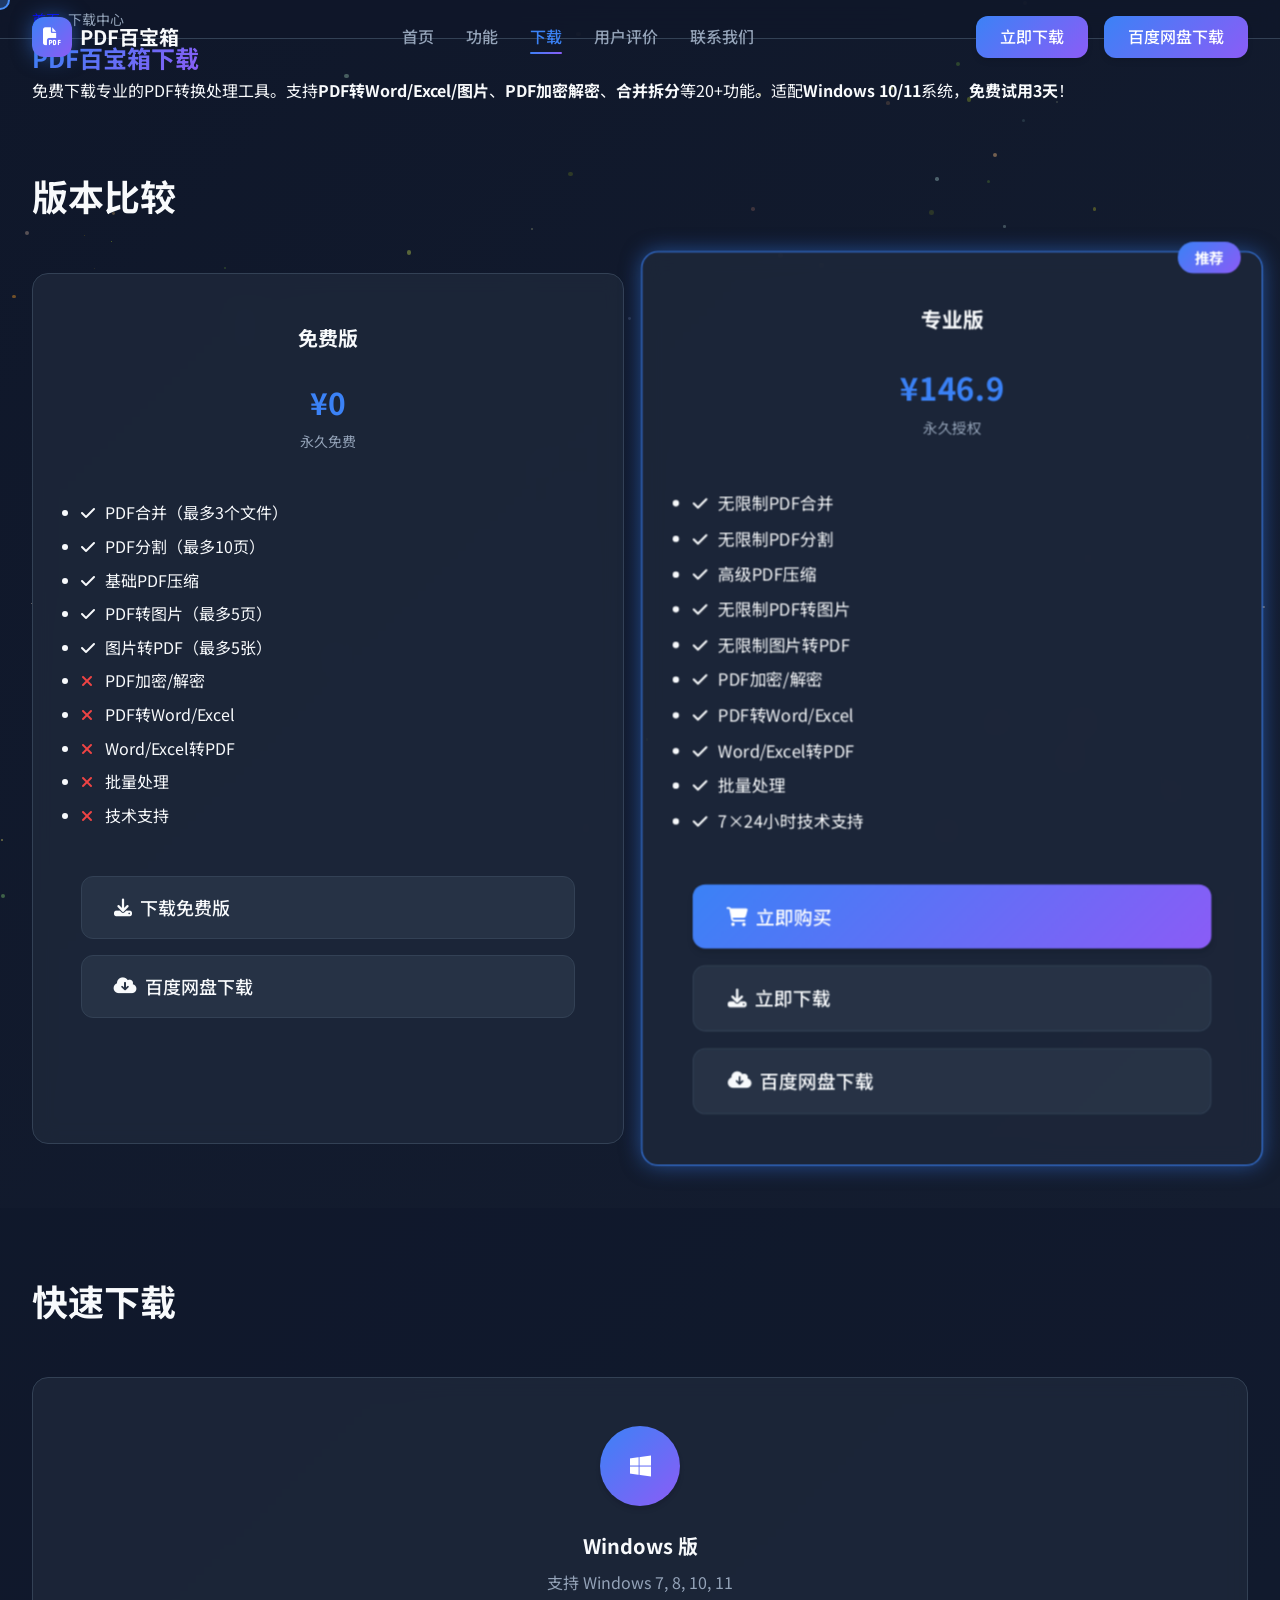
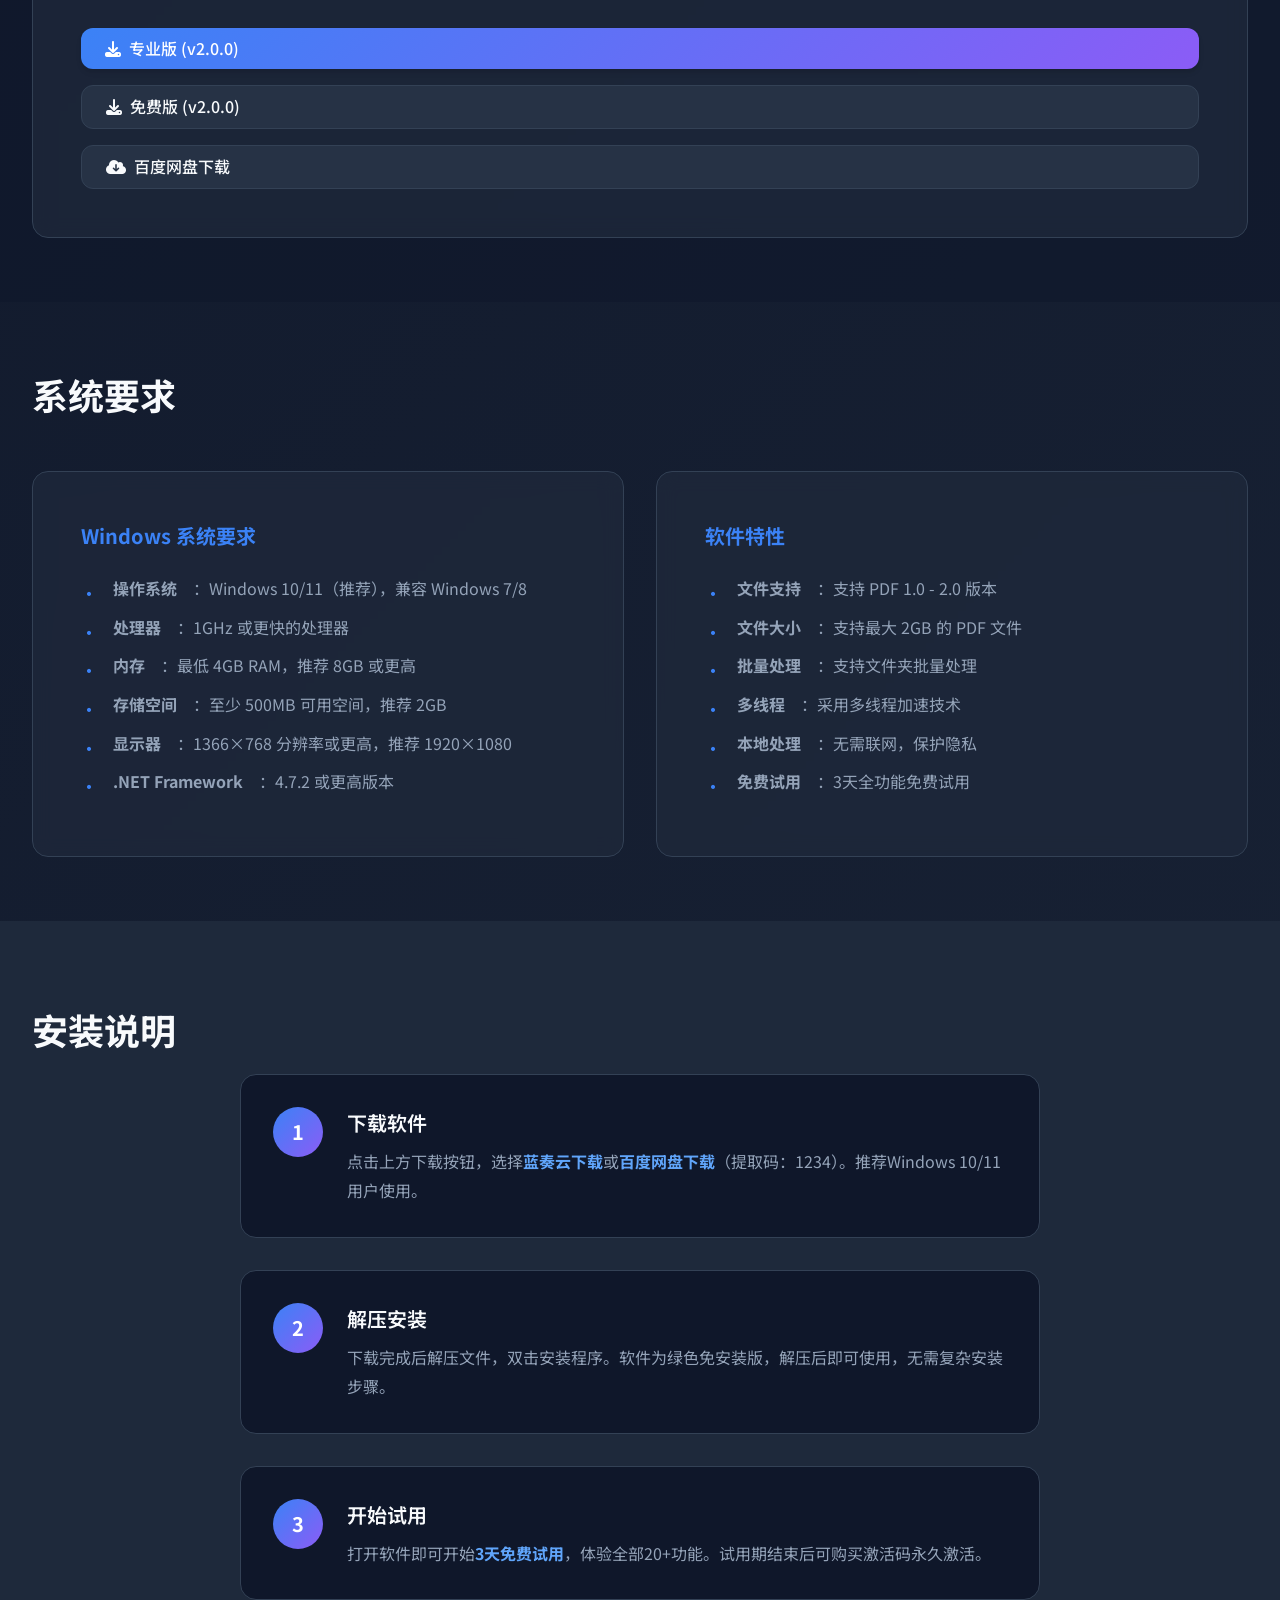
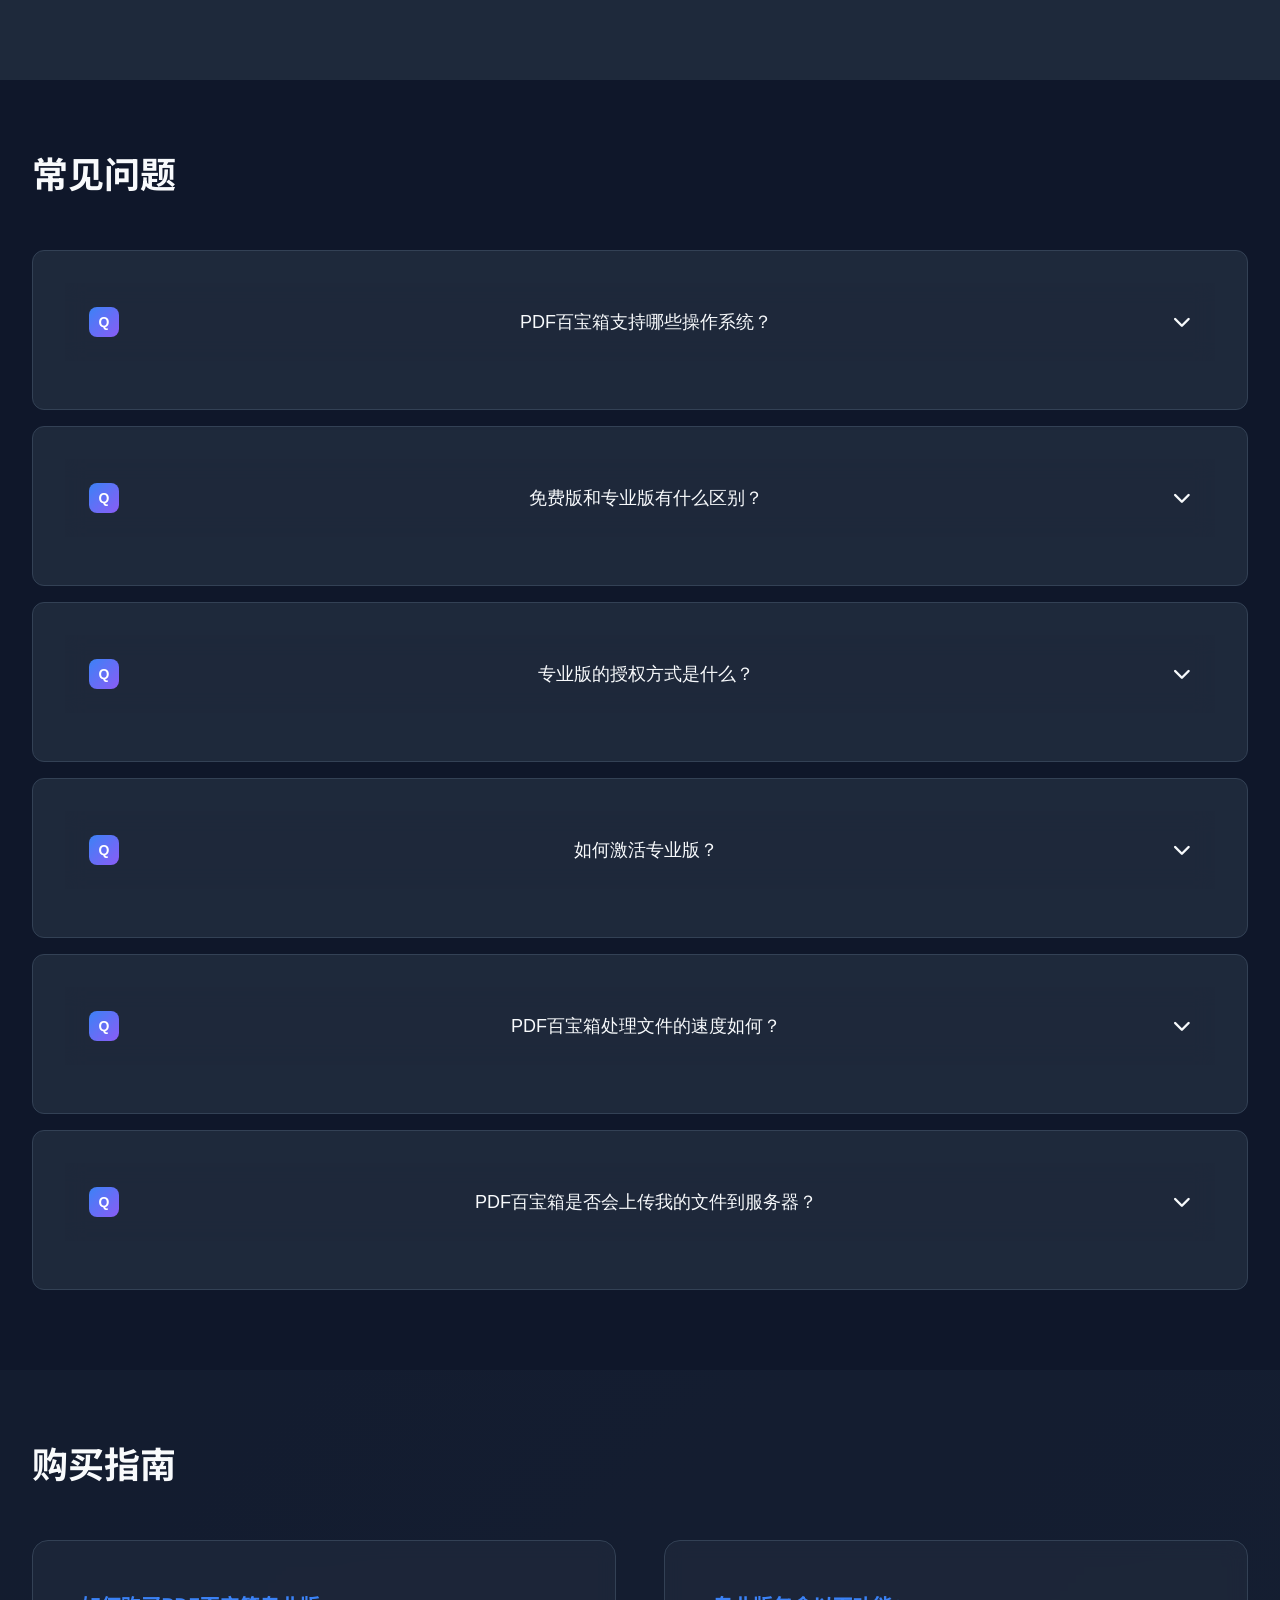
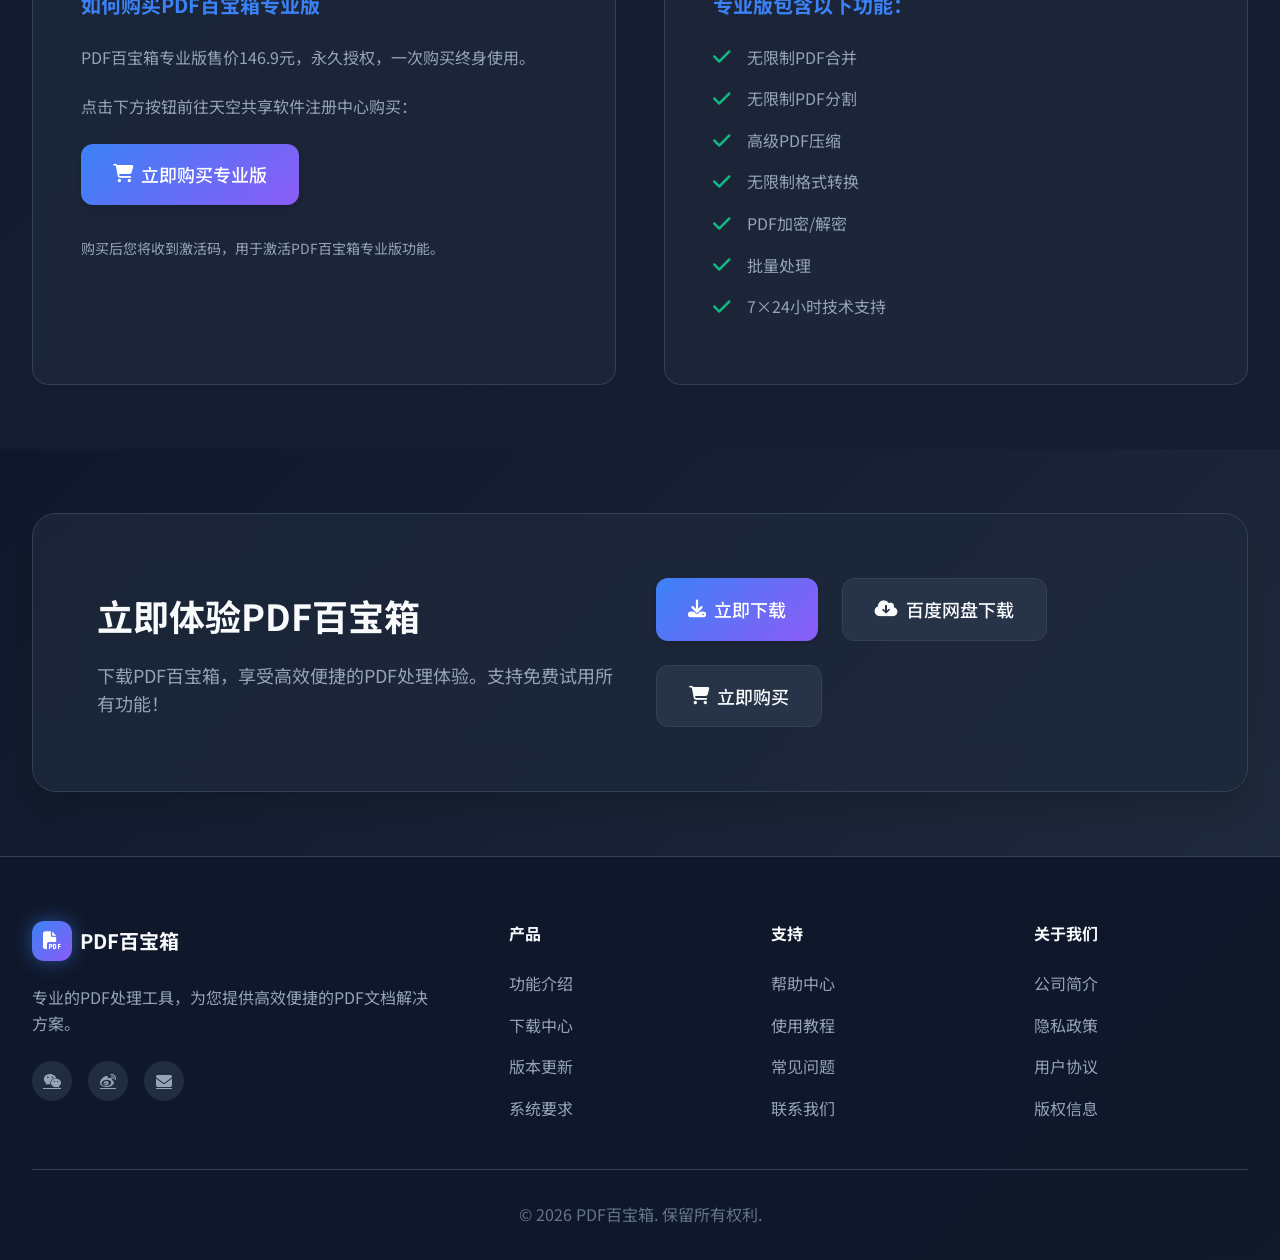
<file: pages/download.html>
<!DOCTYPE html>
<html lang="zh-CN">
<head>
    <meta charset="UTF-8">
    <meta name="viewport" content="width=device-width, initial-scale=1.0">
    <title>PDF百宝箱下载-免费PDF转换器下载-PDF工具官方下载</title>
    <meta name="description" content="PDF百宝箱官方下载，免费的PDF转换器软件。支持PDF转Word、PDF合并、PDF加密等功能。Windows版免费下载，3天全功能试用。">
    <meta name="keywords" content="PDF百宝箱下载,PDF转换器下载,免费PDF工具下载,PDF软件下载,PDF编辑器下载">
    <link rel="canonical" href="https://www.pdfbang.com/pages/download.html">
    <link rel="stylesheet" href="../css/style.css">
    <link rel="preconnect" href="https://fonts.googleapis.com">
    <link rel="preconnect" href="https://fonts.gstatic.com" crossorigin>
    <link href="https://fonts.googleapis.com/css2?family=Noto+Sans+SC:wght@300;400;500;600;700;800&display=swap" rel="stylesheet">
    <link rel="stylesheet" href="https://cdnjs.cloudflare.com/ajax/libs/font-awesome/6.4.0/css/all.min.css">
    <script>
    var _hmt = _hmt || [];
    (function() {
      var hm = document.createElement("script");
      hm.src = "https://hm.baidu.com/hm.js?a8617245e46b70291228077b348f82e3";
      var s = document.getElementsByTagName("script")[0];  
      s.parentNode.insertBefore(hm, s);
    })();
    </script>
    
    <!-- 百度主动推送 -->
    <script>
    (function(){
        var bp = document.createElement('script');
        var curProtocol = window.location.protocol.split(':')[0];
        if (curProtocol === 'https') {
            bp.src = 'https://zz.bdstatic.com/linksubmit/push.js';
        }
        else {
            bp.src = 'http://push.zhanzhang.baidu.com/push.js';
        }
        var s = document.getElementsByTagName("script")[0];
        s.parentNode.insertBefore(bp, s);
    })();
    </script>
    
    <!-- 结构化数据 - BreadcrumbList -->
    <script type="application/ld+json">
    {
        "@context": "https://schema.org",
        "@type": "BreadcrumbList",
        "itemListElement": [
            {
                "@type": "ListItem",
                "position": 1,
                "name": "首页",
                "item": "https://www.pdfbang.com/"
            },
            {
                "@type": "ListItem",
                "position": 2,
                "name": "下载中心",
                "item": "https://www.pdfbang.com/pages/download.html"
            }
        ]
    }
    </script>
    
    <!-- 结构化数据 - SoftwareApplication -->
    <script type="application/ld+json">
    {
        "@context": "https://schema.org",
        "@type": "SoftwareApplication",
        "name": "PDF百宝箱",
        "applicationCategory": "BusinessApplication",
        "operatingSystem": "Windows",
        "offers": {
            "@type": "Offer",
            "price": "0",
            "priceCurrency": "CNY"
        },
        "description": "免费下载PDF百宝箱，专业的PDF转换处理工具，支持Windows 10/11系统，免费试用3天",
        "downloadUrl": "https://wwaqb.lanzoup.com/iXaEh3kgm3xi",
        "softwareVersion": "v5.2.1",
        "fileSize": "50MB",
        "aggregateRating": {
            "@type": "AggregateRating",
            "ratingValue": "4.9",
            "ratingCount": "100000"
        }
    }
    </script>
</head>
<body>
    <!-- 粒子背景容器 -->
    <div id="particles-js"></div>

    <!-- 面包屑导航 -->
    <nav class="breadcrumb" aria-label="面包屑导航">
        <div class="container">
            <ol itemscope itemtype="https://schema.org/BreadcrumbList">
                <li itemprop="itemListElement" itemscope itemtype="https://schema.org/ListItem">
                    <a href="../index.html" itemprop="item"><span itemprop="name">首页</span></a>
                    <meta itemprop="position" content="1" />
                </li>
                <li itemprop="itemListElement" itemscope itemtype="https://schema.org/ListItem">
                    <span itemprop="name">下载中心</span>
                    <meta itemprop="position" content="2" />
                </li>
            </ol>
        </div>
    </nav>

    <!-- 导航栏 -->
    <header class="navbar">
        <div class="container">
            <div class="navbar-content">
                <a href="../index.html" class="logo">
                    <div class="logo-icon">
                        <i class="fas fa-file-pdf"></i>
                    </div>
                    <span class="logo-text">PDF百宝箱</span>
                </a>
                
                <nav class="nav-links">
                    <a href="../index.html" class="nav-link">首页</a>
                    <a href="features.html" class="nav-link">功能</a>
                    <a href="download.html" class="nav-link active">下载</a>
                    <a href="../index.html#testimonials" class="nav-link">用户评价</a>
                    <a href="../index.html#contact" class="nav-link">联系我们</a>
                </nav>
                
                <div class="nav-actions">
                    <a href="https://wwaqb.lanzoup.com/iXaEh3kgm3xi" class="btn btn-primary">立即下载</a>
                    <a href="https://pan.baidu.com/s/1VxcT9QxGraA8wlKUr3Meyg?pwd=1234" class="btn btn-primary">百度网盘下载</a>
                    <button class="menu-toggle" id="menu-toggle">
                        <i class="fas fa-bars"></i>
                    </button>
                </div>
            </div>
        </div>
    </header>

    <!-- 移动端菜单 -->
    <div class="mobile-menu" id="mobile-menu">
        <div class="mobile-menu-content">
            <button class="close-menu" id="close-menu">
                <i class="fas fa-times"></i>
            </button>
            <nav class="mobile-nav-links">
                <a href="../index.html" class="mobile-nav-link">首页</a>
                <a href="features.html" class="mobile-nav-link">功能</a>
                <a href="download.html" class="mobile-nav-link">下载</a>
                <a href="../index.html#testimonials" class="mobile-nav-link">用户评价</a>
                <a href="../index.html#contact" class="mobile-nav-link">联系我们</a>
            </nav>
            <div class="mobile-nav-actions">
                <a href="https://wwaqb.lanzoup.com/iXaEh3kgm3xi" class="btn btn-primary">立即下载</a>
                <a href="https://pan.baidu.com/s/1VxcT9QxGraA8wlKUr3Meyg?pwd=1234" class="btn btn-primary">百度网盘下载</a>
            </div>
        </div>
    </div>

    <!-- 页面标题 -->
    <section class="page-header">
        <div class="container">
            <h1 class="page-title">
                <span class="gradient-text">PDF百宝箱下载</span>
            </h1>
            <p class="page-description">
                免费下载专业的PDF转换处理工具。支持<strong>PDF转Word/Excel/图片</strong>、<strong>PDF加密解密</strong>、<strong>合并拆分</strong>等20+功能。适配<strong>Windows 10/11</strong>系统，<strong>免费试用3天</strong>！
            </p>
        </div>
    </section>

    <!-- 版本比较 -->
    <section class="version-comparison">
        <div class="container">
            <h2 class="section-title">版本比较</h2>
            <div class="comparison-grid">
                <!-- 免费版 -->
                <div class="version-card">
                    <div class="version-header">
                        <h3 class="version-title">免费版</h3>
                        <div class="version-price">
                            <span class="price">¥0</span>
                            <span class="price-period">永久免费</span>
                        </div>
                    </div>
                    <div class="version-features">
                        <ul class="feature-list">
                            <li><i class="fas fa-check"></i> PDF合并（最多3个文件）</li>
                            <li><i class="fas fa-check"></i> PDF分割（最多10页）</li>
                            <li><i class="fas fa-check"></i> 基础PDF压缩</li>
                            <li><i class="fas fa-check"></i> PDF转图片（最多5页）</li>
                            <li><i class="fas fa-check"></i> 图片转PDF（最多5张）</li>
                            <li><i class="fas fa-times"></i> PDF加密/解密</li>
                            <li><i class="fas fa-times"></i> PDF转Word/Excel</li>
                            <li><i class="fas fa-times"></i> Word/Excel转PDF</li>
                            <li><i class="fas fa-times"></i> 批量处理</li>
                            <li><i class="fas fa-times"></i> 技术支持</li>
                        </ul>
                    </div>
                    <div class="version-actions">
                        <a href="https://wwaqb.lanzoup.com/iXaEh3kgm3xi" class="btn btn-secondary btn-lg">
                            <i class="fas fa-download"></i> 下载免费版
                        </a>
                        <a href="https://pan.baidu.com/s/1VxcT9QxGraA8wlKUr3Meyg?pwd=1234" class="btn btn-secondary btn-lg">
                            <i class="fas fa-cloud-download-alt"></i> 百度网盘下载
                        </a>
                    </div>
                </div>

                <!-- 专业版 -->
                <div class="version-card featured">
                    <div class="featured-badge">推荐</div>
                    <div class="version-header">
                        <h3 class="version-title">专业版</h3>
                        <div class="version-price">
                            <span class="price">¥146.9</span>
                            <span class="price-period">永久授权</span>
                        </div>
                    </div>
                    <div class="version-features">
                        <ul class="feature-list">
                            <li><i class="fas fa-check"></i> 无限制PDF合并</li>
                            <li><i class="fas fa-check"></i> 无限制PDF分割</li>
                            <li><i class="fas fa-check"></i> 高级PDF压缩</li>
                            <li><i class="fas fa-check"></i> 无限制PDF转图片</li>
                            <li><i class="fas fa-check"></i> 无限制图片转PDF</li>
                            <li><i class="fas fa-check"></i> PDF加密/解密</li>
                            <li><i class="fas fa-check"></i> PDF转Word/Excel</li>
                            <li><i class="fas fa-check"></i> Word/Excel转PDF</li>
                            <li><i class="fas fa-check"></i> 批量处理</li>
                            <li><i class="fas fa-check"></i> 7×24小时技术支持</li>
                        </ul>
                    </div>
                    <div class="version-actions">
                        <a href="http://www.regsky.com/index.php?c=goods&a=info&zc_id=5732" class="btn btn-primary btn-lg">
                            <i class="fas fa-shopping-cart"></i> 立即购买
                        </a>
                        <a href="https://wwaqb.lanzoup.com/iXaEh3kgm3xi" class="btn btn-secondary btn-lg">
                            <i class="fas fa-download"></i> 立即下载
                        </a>
                        <a href="https://pan.baidu.com/s/1VxcT9QxGraA8wlKUr3Meyg?pwd=1234" class="btn btn-secondary btn-lg">
                            <i class="fas fa-cloud-download-alt"></i> 百度网盘下载
                        </a>
                    </div>
                </div>
            </div>
        </div>
    </section>

    <!-- 下载链接 -->
    <section class="download-links">
        <div class="container">
            <h2 class="section-title">快速下载</h2>
            <div class="download-grid">
                <!-- Windows -->
                <div class="download-card">
                    <div class="download-icon">
                        <i class="fab fa-windows"></i>
                    </div>
                    <h3 class="download-title">Windows 版</h3>
                    <p class="download-description">支持 Windows 7, 8, 10, 11</p>
                    <div class="download-options">
                        <a href="https://wwaqb.lanzoup.com/iXaEh3kgm3xi" class="btn btn-primary">
                            <i class="fas fa-download"></i> 专业版 (v2.0.0)
                        </a>
                        <a href="https://wwaqb.lanzoup.com/iXaEh3kgm3xi" class="btn btn-secondary">
                            <i class="fas fa-download"></i> 免费版 (v2.0.0)
                        </a>
                        <a href="https://pan.baidu.com/s/1VxcT9QxGraA8wlKUr3Meyg?pwd=1234" class="btn btn-secondary">
                            <i class="fas fa-cloud-download-alt"></i> 百度网盘下载
                        </a>
                    </div>
                </div>
            </div>
        </div>
    </section>

    <!-- 系统要求 -->
    <section class="system-requirements">
        <div class="container">
            <h2 class="section-title">系统要求</h2>
            <div class="requirements-grid">
                <div class="requirement-item">
                    <h3 class="requirement-title">Windows 系统要求</h3>
                    <ul>
                        <li><strong>操作系统</strong>：Windows 10/11（推荐），兼容 Windows 7/8</li>
                        <li><strong>处理器</strong>：1GHz 或更快的处理器</li>
                        <li><strong>内存</strong>：最低 4GB RAM，推荐 8GB 或更高</li>
                        <li><strong>存储空间</strong>：至少 500MB 可用空间，推荐 2GB</li>
                        <li><strong>显示器</strong>：1366×768 分辨率或更高，推荐 1920×1080</li>
                        <li><strong>.NET Framework</strong>：4.7.2 或更高版本</li>
                    </ul>
                </div>
                <div class="requirement-item">
                    <h3 class="requirement-title">软件特性</h3>
                    <ul>
                        <li><strong>文件支持</strong>：支持 PDF 1.0 - 2.0 版本</li>
                        <li><strong>文件大小</strong>：支持最大 2GB 的 PDF 文件</li>
                        <li><strong>批量处理</strong>：支持文件夹批量处理</li>
                        <li><strong>多线程</strong>：采用多线程加速技术</li>
                        <li><strong>本地处理</strong>：无需联网，保护隐私</li>
                        <li><strong>免费试用</strong>：3天全功能免费试用</li>
                    </ul>
                </div>
            </div>
        </div>
    </section>

    <!-- 安装说明 -->
    <section class="install-guide">
        <div class="container">
            <h2 class="section-title">安装说明</h2>
            <div class="guide-content">
                <div class="guide-step">
                    <div class="step-number">1</div>
                    <div class="step-content">
                        <h3>下载软件</h3>
                        <p>点击上方下载按钮，选择<strong>蓝奏云下载</strong>或<strong>百度网盘下载</strong>（提取码：1234）。推荐Windows 10/11用户使用。</p>
                    </div>
                </div>
                <div class="guide-step">
                    <div class="step-number">2</div>
                    <div class="step-content">
                        <h3>解压安装</h3>
                        <p>下载完成后解压文件，双击安装程序。软件为绿色免安装版，解压后即可使用，无需复杂安装步骤。</p>
                    </div>
                </div>
                <div class="guide-step">
                    <div class="step-number">3</div>
                    <div class="step-content">
                        <h3>开始试用</h3>
                        <p>打开软件即可开始<strong>3天免费试用</strong>，体验全部20+功能。试用期结束后可购买激活码永久激活。</p>
                    </div>
                </div>
            </div>
        </div>
    </section>

    <!-- 常见问题 -->
    <section class="faq">
        <div class="container">
            <h2 class="section-title">常见问题</h2>
            <div class="faq-list">
                <div class="faq-item">
                    <button class="faq-question">
                        <span>PDF百宝箱支持哪些操作系统？</span>
                        <i class="fas fa-chevron-down"></i>
                    </button>
                    <div class="faq-answer">
                        <p>PDF百宝箱仅支持 Windows 操作系统，包括 Windows 7、8、10 和 11（32位或64位）。</p>
                    </div>
                </div>
                
                <div class="faq-item">
                    <button class="faq-question">
                        <span>免费版和专业版有什么区别？</span>
                        <i class="fas fa-chevron-down"></i>
                    </button>
                    <div class="faq-answer">
                        <p>免费版提供基础的PDF处理功能，包括最多3个文件的合并、最多10页的分割、基础压缩、有限的格式转换等。专业版则提供无限制的所有功能，包括批量处理、高级压缩、完整的格式转换、加密/解密等，还提供技术支持。</p>
                    </div>
                </div>
                
                <div class="faq-item">
                    <button class="faq-question">
                        <span>专业版的授权方式是什么？</span>
                        <i class="fas fa-chevron-down"></i>
                    </button>
                    <div class="faq-answer">
                        <p>PDF百宝箱专业版采用永久授权方式，一次购买，永久使用。授权绑定到您的设备，支持终身免费更新。</p>
                    </div>
                </div>
                
                <div class="faq-item">
                    <button class="faq-question">
                        <span>如何激活专业版？</span>
                        <i class="fas fa-chevron-down"></i>
                    </button>
                    <div class="faq-answer">
                        <p>购买专业版后，您将收到一个激活码。打开PDF百宝箱，点击"帮助" > "激活专业版"，输入您的激活码和邮箱地址，点击"激活"按钮即可完成激活。激活过程需要联网。</p>
                    </div>
                </div>
                
                <div class="faq-item">
                    <button class="faq-question">
                        <span>PDF百宝箱处理文件的速度如何？</span>
                        <i class="fas fa-chevron-down"></i>
                    </button>
                    <div class="faq-answer">
                        <p>PDF百宝箱采用多线程技术，处理速度非常快。对于一般大小的PDF文件，合并、分割等操作通常在几秒内完成。处理速度取决于您的计算机配置和文件大小，配置越高、文件越小，处理速度越快。</p>
                    </div>
                </div>
                
                <div class="faq-item">
                    <button class="faq-question">
                        <span>PDF百宝箱是否会上传我的文件到服务器？</span>
                        <i class="fas fa-chevron-down"></i>
                    </button>
                    <div class="faq-answer">
                        <p>不会。PDF百宝箱所有的处理操作都在您的本地计算机上完成，不会上传您的文件到任何服务器。这确保了您的文件安全和隐私保护，同时也提高了处理速度。</p>
                    </div>
                </div>
            </div>
        </div>
    </section>

    <!-- 购买指南 -->
    <section class="purchase-guide">
        <div class="container">
            <h2 class="section-title">购买指南</h2>
            <div class="purchase-content">
                <div class="purchase-info">
                    <h3>如何购买PDF百宝箱专业版</h3>
                    <p>PDF百宝箱专业版售价146.9元，永久授权，一次购买终身使用。</p>
                    <p>点击下方按钮前往天空共享软件注册中心购买：</p>
                    <a href="http://www.regsky.com/index.php?c=goods&a=info&zc_id=5732" class="btn btn-primary btn-lg">
                        <i class="fas fa-shopping-cart"></i> 立即购买专业版
                    </a>
                    <p class="purchase-note">购买后您将收到激活码，用于激活PDF百宝箱专业版功能。</p>
                </div>
                <div class="purchase-features">
                    <h3>专业版包含以下功能：</h3>
                    <ul>
                        <li><i class="fas fa-check"></i> 无限制PDF合并</li>
                        <li><i class="fas fa-check"></i> 无限制PDF分割</li>
                        <li><i class="fas fa-check"></i> 高级PDF压缩</li>
                        <li><i class="fas fa-check"></i> 无限制格式转换</li>
                        <li><i class="fas fa-check"></i> PDF加密/解密</li>
                        <li><i class="fas fa-check"></i> 批量处理</li>
                        <li><i class="fas fa-check"></i> 7×24小时技术支持</li>
                    </ul>
                </div>
            </div>
        </div>
    </section>

    <!-- 下载CTA -->
    <section class="download-cta">
        <div class="container">
            <div class="cta-content">
                <div class="cta-text">
                    <h2 class="cta-title">立即体验PDF百宝箱</h2>
                    <p class="cta-description">
                        下载PDF百宝箱，享受高效便捷的PDF处理体验。支持免费试用所有功能！
                    </p>
                </div>
                <div class="cta-buttons">
                    <a href="https://wwaqb.lanzoup.com/iXaEh3kgm3xi" class="btn btn-primary btn-lg">
                        <i class="fas fa-download"></i> 立即下载
                    </a>
                    <a href="https://pan.baidu.com/s/1VxcT9QxGraA8wlKUr3Meyg?pwd=1234" class="btn btn-secondary btn-lg">
                        <i class="fas fa-cloud-download-alt"></i> 百度网盘下载
                    </a>
                    <a href="http://www.regsky.com/index.php?c=goods&a=info&zc_id=5732" class="btn btn-secondary btn-lg">
                        <i class="fas fa-shopping-cart"></i> 立即购买
                    </a>
                </div>
            </div>
        </div>
    </section>

    <!-- 页脚 -->
    <footer class="footer">
        <div class="container">
            <div class="footer-content">
                <div class="footer-brand">
                    <a href="https://wwaqb.lanzoup.com/iXaEh3kgm3xi" class="footer-logo">
                        <div class="logo-icon">
                            <i class="fas fa-file-pdf"></i>
                        </div>
                        <span class="logo-text">PDF百宝箱</span>
                    </a>
                    <p class="footer-description">
                        专业的PDF处理工具，为您提供高效便捷的PDF文档解决方案。
                    </p>
                    <div class="footer-social">
                        <a href="#" class="social-link">
                            <i class="fab fa-weixin"></i>
                        </a>
                        <a href="#" class="social-link">
                            <i class="fab fa-weibo"></i>
                        </a>
                        <a href="mailto:2338125197@qq.com" class="social-link">
                            <i class="fas fa-envelope"></i>
                        </a>
                    </div>
                </div>
                
                <div class="footer-links">
                    <h4 class="footer-links-title">产品</h4>
                    <ul>
                        <li><a href="features.html">功能介绍</a></li>
                        <li><a href="download.html">下载中心</a></li>
                        <li><a href="#">版本更新</a></li>
                        <li><a href="#">系统要求</a></li>
                    </ul>
                </div>
                
                <div class="footer-links">
                    <h4 class="footer-links-title">支持</h4>
                    <ul>
                        <li><a href="#">帮助中心</a></li>
                        <li><a href="#">使用教程</a></li>
                        <li><a href="#">常见问题</a></li>
                        <li><a href="../index.html#contact">联系我们</a></li>
                    </ul>
                </div>
                
                <div class="footer-links">
                    <h4 class="footer-links-title">关于我们</h4>
                    <ul>
                        <li><a href="#">公司简介</a></li>
                        <li><a href="#">隐私政策</a></li>
                        <li><a href="#">用户协议</a></li>
                        <li><a href="#">版权信息</a></li>
                    </ul>
                </div>
            </div>
            
            <div class="footer-bottom">
                <p class="footer-copyright">
                    &copy; 2026 PDF百宝箱. 保留所有权利.
                </p>
            </div>
        </div>
    </footer>

    <!-- 回到顶部按钮 -->
    <button class="back-to-top" id="back-to-top">
        <i class="fas fa-arrow-up"></i>
    </button>

    <!-- 鼠标跟随效果 -->
    <div class="cursor-follower" id="cursor-follower"></div>

    <script src="../js/script.js"></script>
    <style>
        /* 页面特定样式 */
        .version-comparison {
            padding: var(--spacing-3xl) 0;
        }
        
        .comparison-grid {
            display: grid;
            grid-template-columns: repeat(auto-fit, minmax(300px, 1fr));
            gap: var(--spacing-xl);
            margin-top: var(--spacing-2xl);
        }
        
        .version-card {
            background: rgba(30, 41, 59, 0.8);
            backdrop-filter: blur(10px);
            border: 1px solid var(--border-color);
            border-radius: var(--radius-xl);
            padding: var(--spacing-2xl);
            transition: all var(--transition-normal);
            position: relative;
        }
        
        .version-card:hover {
            transform: translateY(-10px);
            box-shadow: var(--shadow-glow);
            border-color: var(--primary-color);
        }
        
        .version-card.featured {
            transform: scale(1.05);
            border-color: var(--primary-color);
            box-shadow: var(--shadow-glow);
        }
        
        .featured-badge {
            position: absolute;
            top: -10px;
            right: 20px;
            background: var(--gradient-primary);
            color: white;
            padding: var(--spacing-xs) var(--spacing-md);
            border-radius: var(--radius-full);
            font-size: var(--font-size-sm);
            font-weight: var(--font-weight-bold);
        }
        
        .version-header {
            margin-bottom: var(--spacing-2xl);
            text-align: center;
        }
        
        .version-title {
            font-size: var(--font-size-xl);
            font-weight: var(--font-weight-bold);
            margin-bottom: var(--spacing-lg);
        }
        
        .version-price {
            text-align: center;
        }
        
        .price {
            font-size: var(--font-size-3xl);
            font-weight: var(--font-weight-bold);
            color: var(--primary-color);
        }
        
        .price-period {
            display: block;
            font-size: var(--font-size-sm);
            color: var(--text-secondary);
            margin-top: var(--spacing-xs);
        }
        
        .version-features {
            margin-bottom: var(--spacing-2xl);
        }
        
        .version-features .feature-list li {
            margin-bottom: var(--spacing-sm);
        }
        
        .version-features .feature-list i {
            width: 20px;
        }
        
        .version-features .feature-list i.fa-times {
            color: var(--error-color);
        }
        
        .version-actions {
            display: flex;
            flex-direction: column;
            gap: var(--spacing-md);
        }
        
        .download-links {
            padding: var(--spacing-3xl) 0;
            background: rgba(15, 23, 42, 0.5);
        }
        
        .download-grid {
            display: grid;
            grid-template-columns: repeat(auto-fit, minmax(300px, 1fr));
            gap: var(--spacing-xl);
            margin-top: var(--spacing-2xl);
        }
        
        .download-card {
            background: rgba(30, 41, 59, 0.8);
            backdrop-filter: blur(10px);
            border: 1px solid var(--border-color);
            border-radius: var(--radius-xl);
            padding: var(--spacing-2xl);
            text-align: center;
            transition: all var(--transition-normal);
        }
        
        .download-card:hover {
            transform: translateY(-5px);
            box-shadow: var(--shadow-glow);
            border-color: var(--primary-color);
        }
        
        .download-icon {
            width: 80px;
            height: 80px;
            background: var(--gradient-primary);
            border-radius: var(--radius-full);
            display: flex;
            align-items: center;
            justify-content: center;
            margin: 0 auto var(--spacing-lg);
            box-shadow: var(--shadow-md);
        }
        
        .download-icon i {
            font-size: var(--font-size-2xl);
            color: white;
        }
        
        .download-title {
            font-size: var(--font-size-xl);
            font-weight: var(--font-weight-bold);
            margin-bottom: var(--spacing-sm);
        }
        
        .download-description {
            color: var(--text-secondary);
            margin-bottom: var(--spacing-xl);
        }
        
        .download-options {
            display: flex;
            flex-direction: column;
            gap: var(--spacing-md);
        }
        
        .system-requirements {
            padding: var(--spacing-3xl) 0;
        }
        
        .requirements-grid {
            display: grid;
            grid-template-columns: repeat(auto-fit, minmax(300px, 1fr));
            gap: var(--spacing-xl);
            margin-top: var(--spacing-2xl);
        }
        
        .requirement-item {
            background: rgba(30, 41, 59, 0.8);
            backdrop-filter: blur(10px);
            border: 1px solid var(--border-color);
            border-radius: var(--radius-xl);
            padding: var(--spacing-2xl);
        }
        
        .requirement-title {
            font-size: var(--font-size-xl);
            font-weight: var(--font-weight-bold);
            margin-bottom: var(--spacing-lg);
            color: var(--primary-color);
        }
        
        .requirement-item ul {
            list-style: none;
        }
        
        .requirement-item li {
            display: flex;
            align-items: flex-start;
            gap: var(--spacing-md);
            margin-bottom: var(--spacing-sm);
            color: var(--text-secondary);
        }
        
        .requirement-item li::before {
            content: "•";
            color: var(--primary-color);
            font-weight: bold;
            margin-top: 5px;
        }
        
        .faq {
            padding: var(--spacing-3xl) 0;
        }
        
        .faq-list {
            margin-top: var(--spacing-2xl);
        }
        
        .faq-item {
            margin-bottom: var(--spacing-md);
            border: 1px solid var(--border-color);
            border-radius: var(--radius-lg);
            overflow: hidden;
        }
        
        .faq-question {
            width: 100%;
            background: rgba(30, 41, 59, 0.8);
            backdrop-filter: blur(10px);
            border: none;
            padding: var(--spacing-lg);
            text-align: left;
            display: flex;
            justify-content: space-between;
            align-items: center;
            cursor: pointer;
            transition: all var(--transition-fast);
            color: var(--text-primary);
            font-size: var(--font-size-lg);
            font-weight: var(--font-weight-medium);
        }
        
        .faq-question:hover {
            background: rgba(30, 41, 59, 1);
        }
        
        .faq-question.active {
            background: rgba(59, 130, 246, 0.1);
            border-bottom: 1px solid var(--border-color);
        }
        
        .faq-question i {
            transition: transform var(--transition-fast);
        }
        
        .faq-question.active i {
            transform: rotate(180deg);
        }
        
        .faq-answer {
            background: rgba(15, 23, 42, 0.5);
            padding: 0 var(--spacing-lg);
            max-height: 0;
            overflow: hidden;
            transition: all var(--transition-normal);
        }
        
        .faq-answer.active {
            max-height: 200px;
            padding: var(--spacing-lg);
        }
        
        .faq-answer p {
            color: var(--text-secondary);
            line-height: 1.6;
        }
        
        @media (max-width: 1024px) {
            .version-card.featured {
                transform: none;
            }
        }
        
        /* 购买指南样式 */
        .purchase-guide {
            padding: var(--spacing-3xl) 0;
            background: rgba(15, 23, 42, 0.5);
        }
        
        .purchase-content {
            display: grid;
            grid-template-columns: 1fr;
            gap: var(--spacing-2xl);
            margin-top: var(--spacing-2xl);
        }
        
        @media (min-width: 768px) {
            .purchase-content {
                grid-template-columns: 1fr 1fr;
            }
        }
        
        .purchase-info {
            background: rgba(30, 41, 59, 0.8);
            backdrop-filter: blur(10px);
            border: 1px solid var(--border-color);
            border-radius: var(--radius-xl);
            padding: var(--spacing-2xl);
        }
        
        .purchase-info h3 {
            font-size: var(--font-size-xl);
            font-weight: var(--font-weight-bold);
            margin-bottom: var(--spacing-lg);
            color: var(--primary-color);
        }
        
        .purchase-info p {
            color: var(--text-secondary);
            margin-bottom: var(--spacing-lg);
            line-height: 1.6;
        }
        
        .purchase-note {
            font-size: var(--font-size-sm);
            color: var(--text-muted);
            margin-top: var(--spacing-xl);
        }
        
        .purchase-features {
            background: rgba(30, 41, 59, 0.8);
            backdrop-filter: blur(10px);
            border: 1px solid var(--border-color);
            border-radius: var(--radius-xl);
            padding: var(--spacing-2xl);
        }
        
        .purchase-features h3 {
            font-size: var(--font-size-xl);
            font-weight: var(--font-weight-bold);
            margin-bottom: var(--spacing-lg);
            color: var(--primary-color);
        }
        
        .purchase-features ul {
            list-style: none;
        }
        
        .purchase-features li {
            display: flex;
            align-items: center;
            gap: var(--spacing-md);
            margin-bottom: var(--spacing-md);
            color: var(--text-secondary);
        }
        
        .purchase-features i {
            color: var(--success-color);
            font-size: var(--font-size-xl);
        }
    </style>
    <script>
        // FAQ 交互
        document.addEventListener('DOMContentLoaded', function() {
            const faqQuestions = document.querySelectorAll('.faq-question');
            
            faqQuestions.forEach(question => {
                question.addEventListener('click', () => {
                    const answer = question.nextElementSibling;
                    question.classList.toggle('active');
                    answer.classList.toggle('active');
                });
            });
        });
    </script>
</body>
</html>
</file>
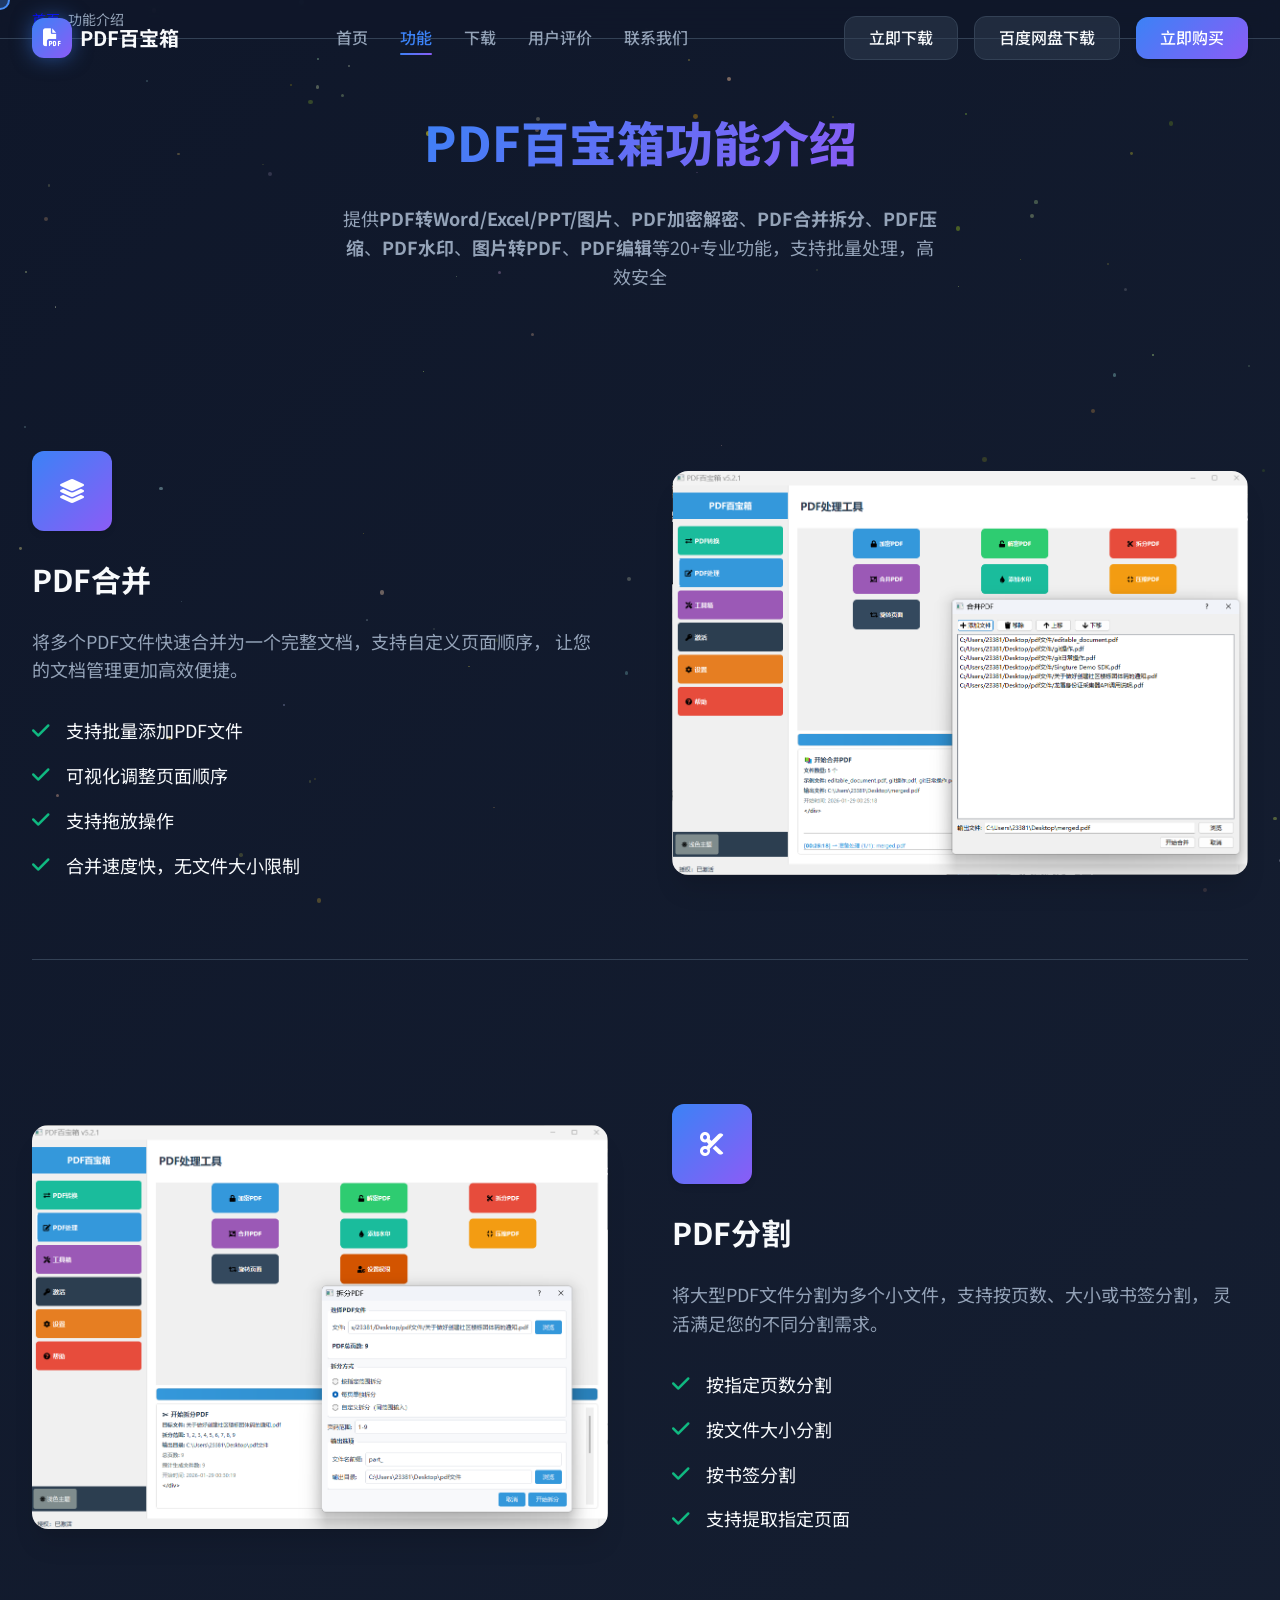
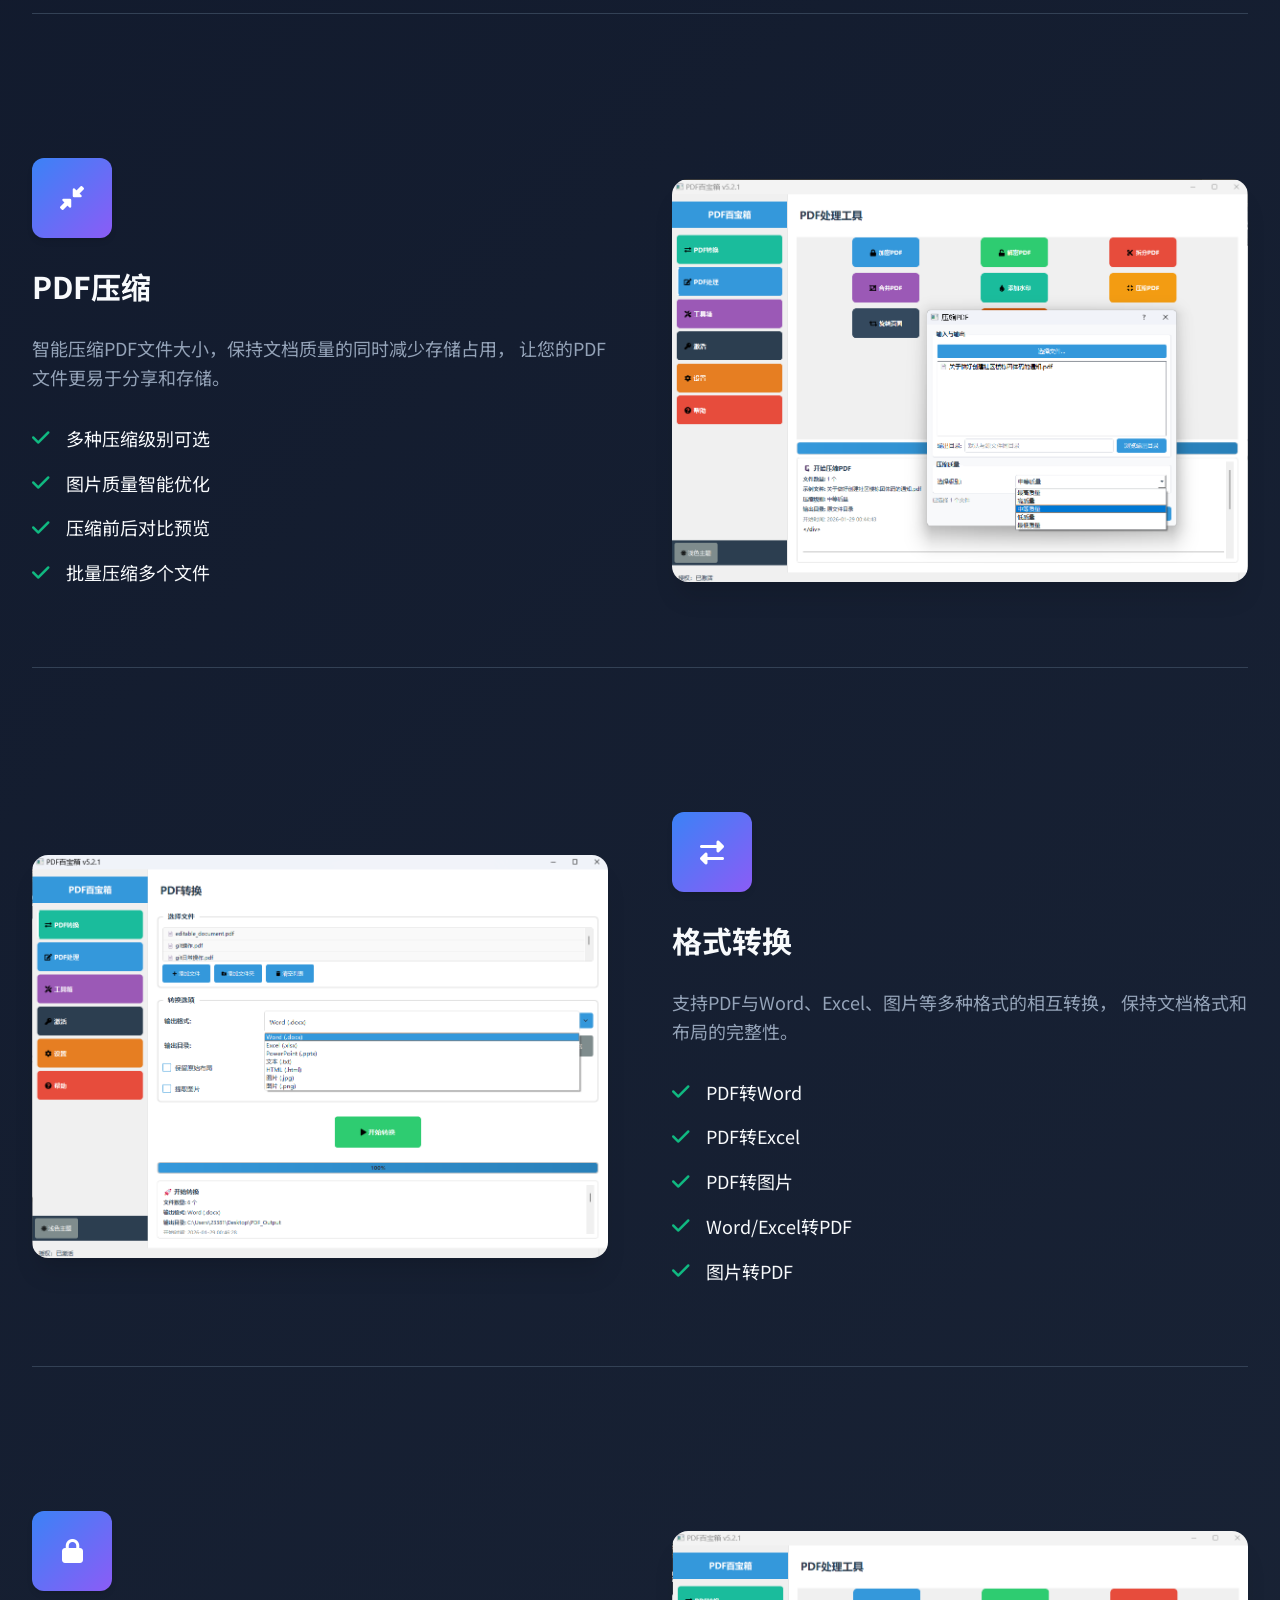
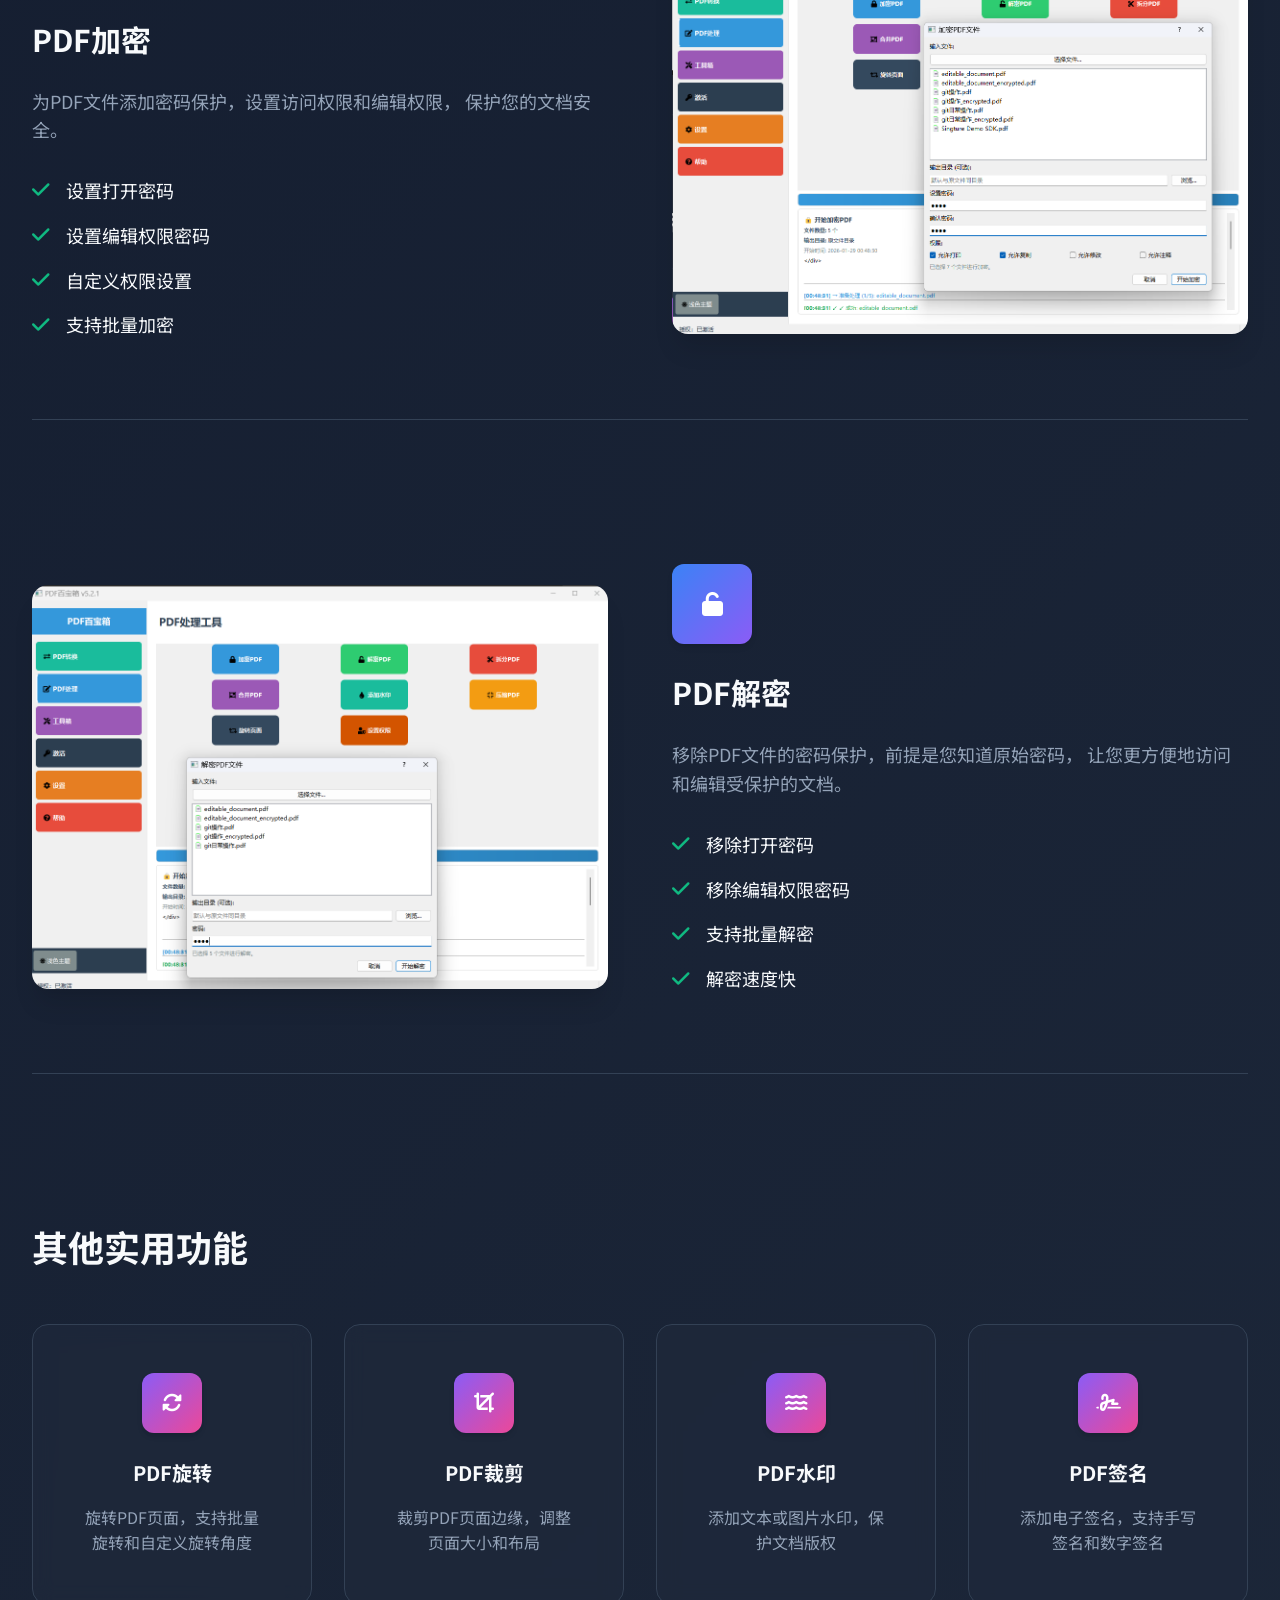
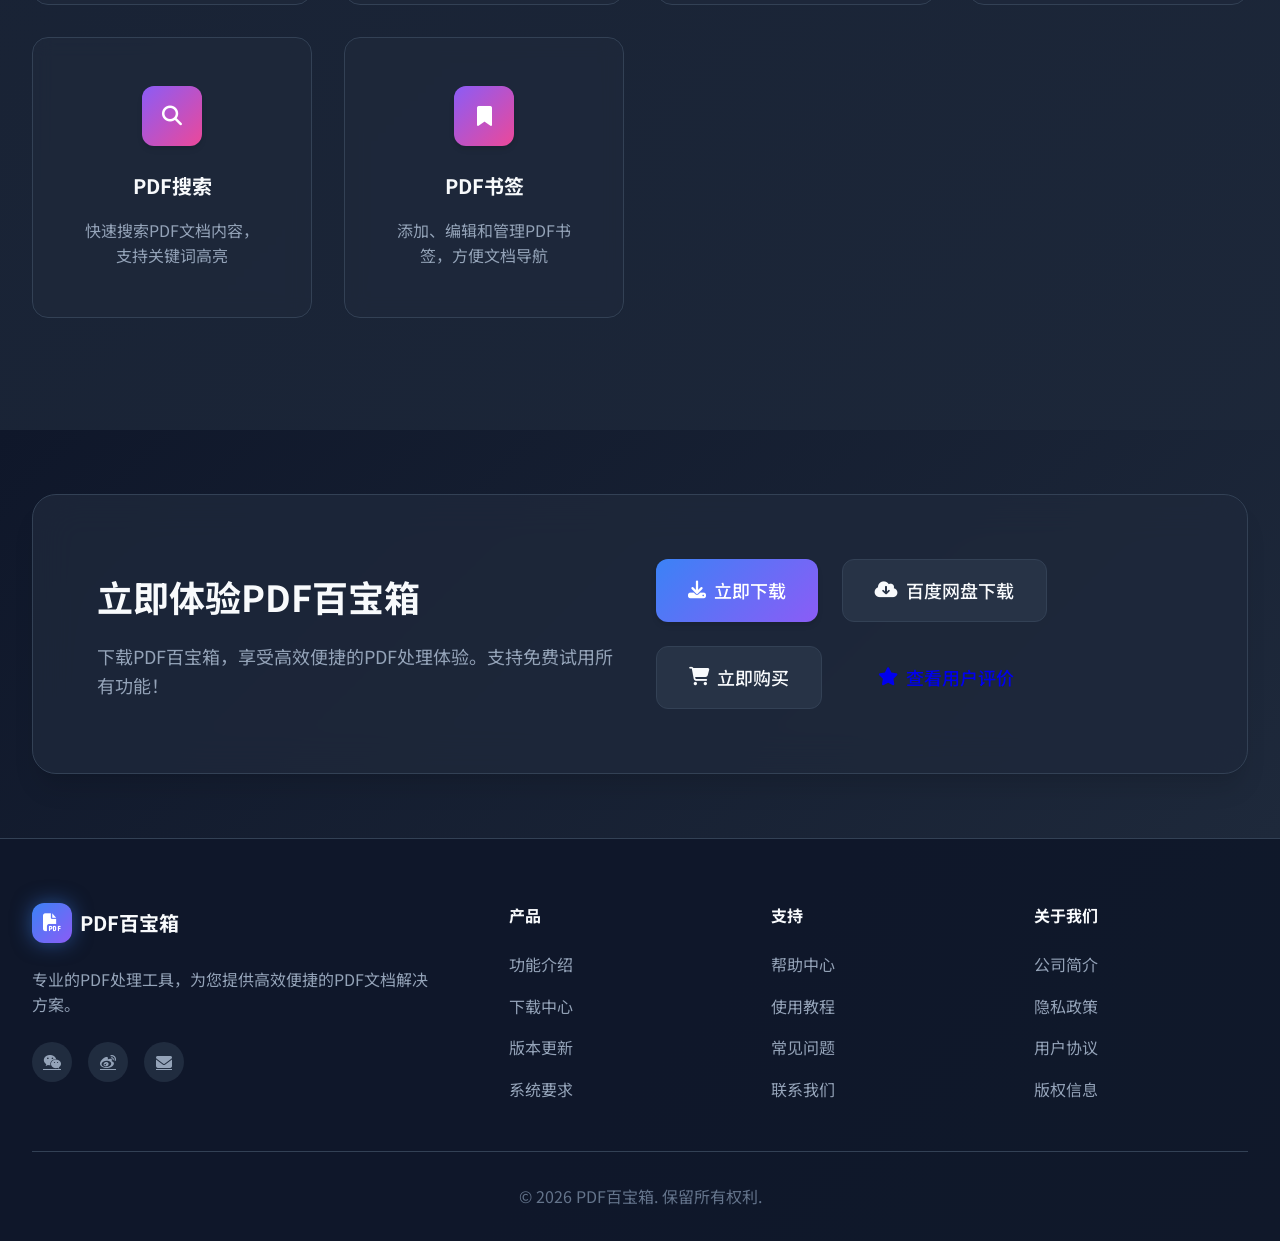
<file: pages/features.html>
<!DOCTYPE html>
<html lang="zh-CN">
<head>
    <meta charset="UTF-8">
    <meta name="viewport" content="width=device-width, initial-scale=1.0">
    <title>PDF百宝箱功能介绍-PDF转换器有哪些功能-PDF工具功能详解</title>
    <meta name="description" content="PDF百宝箱功能介绍：支持PDF转Word、PDF合并、PDF加密、PDF压缩、PDF水印等20多种功能。专业的PDF处理工具，批量处理更高效。">
    <meta name="keywords" content="PDF百宝箱功能,PDF转换器功能,PDF转Word,PDF合并,PDF加密,PDF工具功能">
    <link rel="canonical" href="https://www.pdfbang.com/pages/features.html">
    <link rel="stylesheet" href="../css/style.css">
    <link rel="preconnect" href="https://fonts.googleapis.com">
    <link rel="preconnect" href="https://fonts.gstatic.com" crossorigin>
    <link href="https://fonts.googleapis.com/css2?family=Noto+Sans+SC:wght@300;400;500;600;700;800&display=swap" rel="stylesheet">
    <link rel="stylesheet" href="https://cdnjs.cloudflare.com/ajax/libs/font-awesome/6.4.0/css/all.min.css">
    <script>
    var _hmt = _hmt || [];
    (function() {
      var hm = document.createElement("script");
      hm.src = "https://hm.baidu.com/hm.js?a8617245e46b70291228077b348f82e3";
      var s = document.getElementsByTagName("script")[0];  
      s.parentNode.insertBefore(hm, s);
    })();
    </script>
    
    <!-- 百度主动推送 -->
    <script>
    (function(){
        var bp = document.createElement('script');
        var curProtocol = window.location.protocol.split(':')[0];
        if (curProtocol === 'https') {
            bp.src = 'https://zz.bdstatic.com/linksubmit/push.js';
        }
        else {
            bp.src = 'http://push.zhanzhang.baidu.com/push.js';
        }
        var s = document.getElementsByTagName("script")[0];
        s.parentNode.insertBefore(bp, s);
    })();
    </script>
    
    <!-- 结构化数据 - BreadcrumbList -->
    <script type="application/ld+json">
    {
        "@context": "https://schema.org",
        "@type": "BreadcrumbList",
        "itemListElement": [
            {
                "@type": "ListItem",
                "position": 1,
                "name": "首页",
                "item": "https://www.pdfbang.com/"
            },
            {
                "@type": "ListItem",
                "position": 2,
                "name": "功能介绍",
                "item": "https://www.pdfbang.com/pages/features.html"
            }
        ]
    }
    </script>
    
    <!-- 结构化数据 - SoftwareApplication -->
    <script type="application/ld+json">
    {
        "@context": "https://schema.org",
        "@type": "SoftwareApplication",
        "name": "PDF百宝箱",
        "applicationCategory": "BusinessApplication",
        "operatingSystem": "Windows",
        "offers": {
            "@type": "Offer",
            "price": "0",
            "priceCurrency": "CNY"
        },
        "description": "PDF百宝箱提供PDF转Word/Excel/PPT/图片、PDF加密解密、合并拆分、压缩、水印添加等20+专业功能",
        "featureList": "PDF转Word, PDF转Excel, PDF转PPT, PDF转图片, PDF合并, PDF拆分, PDF加密, PDF解密, PDF压缩, PDF水印, PDF旋转, PDF权限设置, 图片转PDF, PDF编辑, PDF对比",
        "softwareVersion": "v5.2.1"
    }
    </script>
</head>
<body>
    <!-- 粒子背景容器 -->
    <div id="particles-js"></div>

    <!-- 面包屑导航 -->
    <nav class="breadcrumb" aria-label="面包屑导航">
        <div class="container">
            <ol itemscope itemtype="https://schema.org/BreadcrumbList">
                <li itemprop="itemListElement" itemscope itemtype="https://schema.org/ListItem">
                    <a href="../index.html" itemprop="item"><span itemprop="name">首页</span></a>
                    <meta itemprop="position" content="1" />
                </li>
                <li itemprop="itemListElement" itemscope itemtype="https://schema.org/ListItem">
                    <span itemprop="name">功能介绍</span>
                    <meta itemprop="position" content="2" />
                </li>
            </ol>
        </div>
    </nav>

    <!-- 导航栏 -->
    <header class="navbar">
        <div class="container">
            <div class="navbar-content">
                <a href="../index.html" class="logo">
                    <div class="logo-icon">
                        <i class="fas fa-file-pdf"></i>
                    </div>
                    <span class="logo-text">PDF百宝箱</span>
                </a>
                
                <nav class="nav-links">
                    <a href="../index.html" class="nav-link">首页</a>
                    <a href="features.html" class="nav-link active">功能</a>
                    <a href="download.html" class="nav-link">下载</a>
                    <a href="../index.html#testimonials" class="nav-link">用户评价</a>
                    <a href="../index.html#contact" class="nav-link">联系我们</a>
                </nav>
                
                <div class="nav-actions">
                    <a href="https://wwaqb.lanzoup.com/iXaEh3kgm3xi" class="btn btn-secondary">立即下载</a>
                    <a href="https://pan.baidu.com/s/1VxcT9QxGraA8wlKUr3Meyg?pwd=1234" class="btn btn-secondary">百度网盘下载</a>
                    <a href="http://www.regsky.com/index.php?c=goods&a=info&zc_id=5732" class="btn btn-primary">立即购买</a>
                    <button class="menu-toggle" id="menu-toggle">
                        <i class="fas fa-bars"></i>
                    </button>
                </div>
            </div>
        </div>
    </header>

    <!-- 移动端菜单 -->
    <div class="mobile-menu" id="mobile-menu">
        <div class="mobile-menu-content">
            <button class="close-menu" id="close-menu">
                <i class="fas fa-times"></i>
            </button>
            <nav class="mobile-nav-links">
                <a href="../index.html" class="mobile-nav-link">首页</a>
                <a href="features.html" class="mobile-nav-link">功能</a>
                <a href="download.html" class="mobile-nav-link">下载</a>
                <a href="http://www.regsky.com/index.php?c=goods&a=info&zc_id=5732" class="mobile-nav-link">立即购买</a>
                <a href="../index.html#testimonials" class="mobile-nav-link">用户评价</a>
                <a href="../index.html#contact" class="mobile-nav-link">联系我们</a>
            </nav>
            <div class="mobile-nav-actions">
                <a href="https://wwaqb.lanzoup.com/iXaEh3kgm3xi" class="btn btn-secondary">立即下载</a>
                <a href="https://pan.baidu.com/s/1VxcT9QxGraA8wlKUr3Meyg?pwd=1234" class="btn btn-secondary">百度网盘下载</a>
                <a href="http://www.regsky.com/index.php?c=goods&a=info&zc_id=5732" class="btn btn-primary">立即购买</a>
            </div>
        </div>
    </div>

    <!-- 页面标题 -->
    <section class="page-header">
        <div class="container">
            <h1 class="page-title">
                <span class="gradient-text">PDF百宝箱功能介绍</span>
            </h1>
            <p class="page-description">
                提供<strong>PDF转Word/Excel/PPT/图片</strong>、<strong>PDF加密解密</strong>、<strong>PDF合并拆分</strong>、<strong>PDF压缩</strong>、<strong>PDF水印</strong>、<strong>图片转PDF</strong>、<strong>PDF编辑</strong>等20+专业功能，支持批量处理，高效安全
            </p>
        </div>
    </section>

    <!-- 功能模块 -->
    <section class="features-section">
        <div class="container">
            <!-- PDF合并 -->
            <div class="feature-module">
                <div class="feature-content">
                    <div class="feature-text">
                        <div class="feature-icon-large">
                            <i class="fas fa-layer-group"></i>
                        </div>
                        <h2 class="feature-title-large">PDF合并</h2>
                        <p class="feature-description-large">
                            将多个PDF文件快速合并为一个完整文档，支持自定义页面顺序，
                            让您的文档管理更加高效便捷。
                        </p>
                        <ul class="feature-list">
                            <li><i class="fas fa-check"></i> 支持批量添加PDF文件</li>
                            <li><i class="fas fa-check"></i> 可视化调整页面顺序</li>
                            <li><i class="fas fa-check"></i> 支持拖放操作</li>
                            <li><i class="fas fa-check"></i> 合并速度快，无文件大小限制</li>
                        </ul>
                    </div>
                    <div class="feature-image">
                        <img src="images/pic1.png" alt="PDF合并功能" class="feature-img">
                    </div>
                </div>
            </div>

            <!-- PDF分割 -->
            <div class="feature-module reverse">
                <div class="feature-content">
                    <div class="feature-text">
                        <div class="feature-icon-large">
                            <i class="fas fa-cut"></i>
                        </div>
                        <h2 class="feature-title-large">PDF分割</h2>
                        <p class="feature-description-large">
                            将大型PDF文件分割为多个小文件，支持按页数、大小或书签分割，
                            灵活满足您的不同分割需求。
                        </p>
                        <ul class="feature-list">
                            <li><i class="fas fa-check"></i> 按指定页数分割</li>
                            <li><i class="fas fa-check"></i> 按文件大小分割</li>
                            <li><i class="fas fa-check"></i> 按书签分割</li>
                            <li><i class="fas fa-check"></i> 支持提取指定页面</li>
                        </ul>
                    </div>
                    <div class="feature-image">
                        <img src="images/pic2.png" alt="PDF分割功能" class="feature-img">
                    </div>
                </div>
            </div>

            <!-- PDF压缩 -->
            <div class="feature-module">
                <div class="feature-content">
                    <div class="feature-text">
                        <div class="feature-icon-large">
                            <i class="fas fa-compress-alt"></i>
                        </div>
                        <h2 class="feature-title-large">PDF压缩</h2>
                        <p class="feature-description-large">
                            智能压缩PDF文件大小，保持文档质量的同时减少存储占用，
                            让您的PDF文件更易于分享和存储。
                        </p>
                        <ul class="feature-list">
                            <li><i class="fas fa-check"></i> 多种压缩级别可选</li>
                            <li><i class="fas fa-check"></i> 图片质量智能优化</li>
                            <li><i class="fas fa-check"></i> 压缩前后对比预览</li>
                            <li><i class="fas fa-check"></i> 批量压缩多个文件</li>
                        </ul>
                    </div>
                    <div class="feature-image">
                        <img src="images/pic3.png" alt="PDF压缩功能" class="feature-img">
                    </div>
                </div>
            </div>

            <!-- 格式转换 -->
            <div class="feature-module reverse">
                <div class="feature-content">
                    <div class="feature-text">
                        <div class="feature-icon-large">
                            <i class="fas fa-exchange-alt"></i>
                        </div>
                        <h2 class="feature-title-large">格式转换</h2>
                        <p class="feature-description-large">
                            支持PDF与Word、Excel、图片等多种格式的相互转换，
                            保持文档格式和布局的完整性。
                        </p>
                        <ul class="feature-list">
                            <li><i class="fas fa-check"></i> PDF转Word</li>
                            <li><i class="fas fa-check"></i> PDF转Excel</li>
                            <li><i class="fas fa-check"></i> PDF转图片</li>
                            <li><i class="fas fa-check"></i> Word/Excel转PDF</li>
                            <li><i class="fas fa-check"></i> 图片转PDF</li>
                        </ul>
                    </div>
                    <div class="feature-image">
                        <img src="images/pic4.png" alt="格式转换功能" class="feature-img">
                    </div>
                </div>
            </div>

            <!-- PDF加密 -->
            <div class="feature-module">
                <div class="feature-content">
                    <div class="feature-text">
                        <div class="feature-icon-large">
                            <i class="fas fa-lock"></i>
                        </div>
                        <h2 class="feature-title-large">PDF加密</h2>
                        <p class="feature-description-large">
                            为PDF文件添加密码保护，设置访问权限和编辑权限，
                            保护您的文档安全。
                        </p>
                        <ul class="feature-list">
                            <li><i class="fas fa-check"></i> 设置打开密码</li>
                            <li><i class="fas fa-check"></i> 设置编辑权限密码</li>
                            <li><i class="fas fa-check"></i> 自定义权限设置</li>
                            <li><i class="fas fa-check"></i> 支持批量加密</li>
                        </ul>
                    </div>
                    <div class="feature-image">
                        <img src="images/pic5.png" alt="PDF加密功能" class="feature-img">
                    </div>
                </div>
            </div>

            <!-- PDF解密 -->
            <div class="feature-module reverse">
                <div class="feature-content">
                    <div class="feature-text">
                        <div class="feature-icon-large">
                            <i class="fas fa-unlock"></i>
                        </div>
                        <h2 class="feature-title-large">PDF解密</h2>
                        <p class="feature-description-large">
                            移除PDF文件的密码保护，前提是您知道原始密码，
                            让您更方便地访问和编辑受保护的文档。
                        </p>
                        <ul class="feature-list">
                            <li><i class="fas fa-check"></i> 移除打开密码</li>
                            <li><i class="fas fa-check"></i> 移除编辑权限密码</li>
                            <li><i class="fas fa-check"></i> 支持批量解密</li>
                            <li><i class="fas fa-check"></i> 解密速度快</li>
                        </ul>
                    </div>
                    <div class="feature-image">
                        <img src="images/pic6.png" alt="PDF解密功能" class="feature-img">
                    </div>
                </div>
            </div>

            <!-- 其他功能 -->
            <div class="other-features">
                <h2 class="section-title">其他实用功能</h2>
                <div class="other-features-grid">
                    <div class="other-feature-card">
                        <div class="other-feature-icon">
                            <i class="fas fa-rotate"></i>
                        </div>
                        <h3 class="other-feature-title">PDF旋转</h3>
                        <p class="other-feature-description">
                            旋转PDF页面，支持批量旋转和自定义旋转角度
                        </p>
                    </div>
                    
                    <div class="other-feature-card">
                        <div class="other-feature-icon">
                            <i class="fas fa-crop"></i>
                        </div>
                        <h3 class="other-feature-title">PDF裁剪</h3>
                        <p class="other-feature-description">
                            裁剪PDF页面边缘，调整页面大小和布局
                        </p>
                    </div>
                    
                    <div class="other-feature-card">
                        <div class="other-feature-icon">
                            <i class="fas fa-water"></i>
                        </div>
                        <h3 class="other-feature-title">PDF水印</h3>
                        <p class="other-feature-description">
                            添加文本或图片水印，保护文档版权
                        </p>
                    </div>
                    
                    <div class="other-feature-card">
                        <div class="other-feature-icon">
                            <i class="fas fa-signature"></i>
                        </div>
                        <h3 class="other-feature-title">PDF签名</h3>
                        <p class="other-feature-description">
                            添加电子签名，支持手写签名和数字签名
                        </p>
                    </div>
                    
                    <div class="other-feature-card">
                        <div class="other-feature-icon">
                            <i class="fas fa-search"></i>
                        </div>
                        <h3 class="other-feature-title">PDF搜索</h3>
                        <p class="other-feature-description">
                            快速搜索PDF文档内容，支持关键词高亮
                        </p>
                    </div>
                    
                    <div class="other-feature-card">
                        <div class="other-feature-icon">
                            <i class="fas fa-bookmark"></i>
                        </div>
                        <h3 class="other-feature-title">PDF书签</h3>
                        <p class="other-feature-description">
                            添加、编辑和管理PDF书签，方便文档导航
                        </p>
                    </div>
                </div>
            </div>
        </div>
    </section>

    <!-- 下载CTA -->
    <section class="download-cta">
        <div class="container">
            <div class="cta-content">
                <div class="cta-text">
                    <h2 class="cta-title">立即体验PDF百宝箱</h2>
                    <p class="cta-description">
                        下载PDF百宝箱，享受高效便捷的PDF处理体验。支持免费试用所有功能！
                    </p>
                </div>
                <div class="cta-buttons">
                    <a href="https://wwaqb.lanzoup.com/iXaEh3kgm3xi" class="btn btn-primary btn-lg">
                        <i class="fas fa-download"></i> 立即下载
                    </a>
                    <a href="https://pan.baidu.com/s/1VxcT9QxGraA8wlKUr3Meyg?pwd=1234" class="btn btn-secondary btn-lg">
                        <i class="fas fa-cloud-download-alt"></i> 百度网盘下载
                    </a>
                    <a href="http://www.regsky.com/index.php?c=goods&a=info&zc_id=5732" class="btn btn-secondary btn-lg">
                        <i class="fas fa-shopping-cart"></i> 立即购买
                    </a>
                    <a href="../index.html#testimonials" class="btn btn-outline btn-lg">
                        <i class="fas fa-star"></i> 查看用户评价
                    </a>
                </div>
            </div>
        </div>
    </section>

    <!-- 页脚 -->
    <footer class="footer">
        <div class="container">
            <div class="footer-content">
                <div class="footer-brand">
                    <a href="../index.html" class="footer-logo">
                    <div class="logo-icon">
                        <i class="fas fa-file-pdf"></i>
                    </div>
                    <span class="logo-text">PDF百宝箱</span>
                </a>
                    <p class="footer-description">
                        专业的PDF处理工具，为您提供高效便捷的PDF文档解决方案。
                    </p>
                    <div class="footer-social">
                        <a href="#" class="social-link">
                            <i class="fab fa-weixin"></i>
                        </a>
                        <a href="#" class="social-link">
                            <i class="fab fa-weibo"></i>
                        </a>
                        <a href="mailto:2338125197@qq.com" class="social-link">
                            <i class="fas fa-envelope"></i>
                        </a>
                    </div>
                </div>
                
                <div class="footer-links">
                    <h4 class="footer-links-title">产品</h4>
                    <ul>
                        <li><a href="features.html">功能介绍</a></li>
                        <li><a href="download.html">下载中心</a></li>
                        <li><a href="#">版本更新</a></li>
                        <li><a href="#">系统要求</a></li>
                    </ul>
                </div>
                
                <div class="footer-links">
                    <h4 class="footer-links-title">支持</h4>
                    <ul>
                        <li><a href="#">帮助中心</a></li>
                        <li><a href="#">使用教程</a></li>
                        <li><a href="#">常见问题</a></li>
                        <li><a href="../index.html#contact">联系我们</a></li>
                    </ul>
                </div>
                
                <div class="footer-links">
                    <h4 class="footer-links-title">关于我们</h4>
                    <ul>
                        <li><a href="#">公司简介</a></li>
                        <li><a href="#">隐私政策</a></li>
                        <li><a href="#">用户协议</a></li>
                        <li><a href="#">版权信息</a></li>
                    </ul>
                </div>
            </div>
            
            <div class="footer-bottom">
                <p class="footer-copyright">
                    &copy; 2026 PDF百宝箱. 保留所有权利.
                </p>
            </div>
        </div>
    </footer>

    <!-- 回到顶部按钮 -->
    <button class="back-to-top" id="back-to-top">
        <i class="fas fa-arrow-up"></i>
    </button>

    <!-- 鼠标跟随效果 -->
    <div class="cursor-follower" id="cursor-follower"></div>

    <script src="../js/script.js"></script>
    <style>
        /* 页面特定样式 */
        .page-header {
            padding: var(--spacing-3xl) 0 var(--spacing-2xl);
            text-align: center;
        }
        
        .page-title {
            font-size: var(--font-size-5xl);
            font-weight: var(--font-weight-extrabold);
            margin-bottom: var(--spacing-lg);
        }
        
        .page-description {
            font-size: var(--font-size-lg);
            color: var(--text-secondary);
            max-width: 600px;
            margin: 0 auto;
        }
        
        .features-section {
            padding: var(--spacing-2xl) 0;
        }
        
        .feature-module {
            margin-bottom: var(--spacing-4xl);
            padding: var(--spacing-3xl) 0;
            border-bottom: 1px solid var(--border-color);
        }
        
        .feature-module:last-child {
            border-bottom: none;
        }
        
        .feature-content {
            display: grid;
            grid-template-columns: 1fr;
            gap: var(--spacing-3xl);
            align-items: center;
        }
        
        @media (min-width: 1024px) {
            .feature-content {
                grid-template-columns: 1fr 1fr;
            }
            
            .feature-module.reverse .feature-content {
                grid-template-columns: 1fr 1fr;
            }
            
            .feature-module.reverse .feature-text {
                order: 2;
            }
            
            .feature-module.reverse .feature-image {
                order: 1;
            }
        }
        
        .feature-icon-large {
            width: 80px;
            height: 80px;
            background: var(--gradient-primary);
            border-radius: var(--radius-lg);
            display: flex;
            align-items: center;
            justify-content: center;
            margin-bottom: var(--spacing-lg);
            box-shadow: var(--shadow-md);
        }
        
        .feature-icon-large i {
            font-size: var(--font-size-2xl);
            color: white;
        }
        
        .feature-title-large {
            font-size: var(--font-size-3xl);
            font-weight: var(--font-weight-bold);
            margin-bottom: var(--spacing-lg);
        }
        
        .feature-description-large {
            font-size: var(--font-size-lg);
            color: var(--text-secondary);
            margin-bottom: var(--spacing-xl);
        }
        
        .feature-list {
            list-style: none;
        }
        
        .feature-list li {
            display: flex;
            align-items: center;
            gap: var(--spacing-md);
            margin-bottom: var(--spacing-md);
            font-size: var(--font-size-lg);
        }
        
        .feature-list i {
            color: var(--success-color);
            font-size: var(--font-size-xl);
        }
        
        .feature-image {
            position: relative;
        }
        
        .feature-img {
            width: 100%;
            border-radius: var(--radius-xl);
            box-shadow: var(--shadow-xl);
            transition: all var(--transition-normal);
        }
        
        .feature-img:hover {
            transform: scale(1.02);
            box-shadow: var(--shadow-glow);
        }
        
        .other-features {
            padding: var(--spacing-3xl) 0;
        }
        
        .other-features-grid {
            display: grid;
            grid-template-columns: repeat(auto-fit, minmax(250px, 1fr));
            gap: var(--spacing-xl);
            margin-top: var(--spacing-2xl);
        }
        
        .other-feature-card {
            background: rgba(30, 41, 59, 0.8);
            backdrop-filter: blur(10px);
            border: 1px solid var(--border-color);
            border-radius: var(--radius-xl);
            padding: var(--spacing-2xl);
            transition: all var(--transition-normal);
            text-align: center;
        }
        
        .other-feature-card:hover {
            transform: translateY(-10px);
            box-shadow: var(--shadow-glow);
            border-color: var(--primary-color);
        }
        
        .other-feature-icon {
            width: 60px;
            height: 60px;
            background: var(--gradient-secondary);
            border-radius: var(--radius-lg);
            display: flex;
            align-items: center;
            justify-content: center;
            margin: 0 auto var(--spacing-lg);
            box-shadow: var(--shadow-md);
        }
        
        .other-feature-icon i {
            font-size: var(--font-size-xl);
            color: white;
        }
        
        .other-feature-title {
            font-size: var(--font-size-xl);
            font-weight: var(--font-weight-bold);
            margin-bottom: var(--spacing-md);
        }
        
        .other-feature-description {
            color: var(--text-secondary);
        }
    </style>
</body>
</html>
</file>
<file: css/style.css>
/* 重置和基础样式 */
* {
    margin: 0;
    padding: 0;
    box-sizing: border-box;
}

:root {
    /* 颜色系统 */
    --primary-color: #3B82F6;
    --primary-light: #60A5FA;
    --primary-dark: #2563EB;
    --secondary-color: #8B5CF6;
    --secondary-light: #A78BFA;
    --secondary-dark: #7C3AED;
    --accent-color: #EC4899;
    --accent-light: #F472B6;
    --accent-dark: #DB2777;
    --background-color: #0F172A;
    --surface-color: #1E293B;
    --surface-light: #334155;
    --text-primary: #F8FAFC;
    --text-secondary: #94A3B8;
    --text-muted: #64748B;
    --border-color: #334155;
    --success-color: #10B981;
    --warning-color: #F59E0B;
    --error-color: #EF4444;
    
    /* 渐变 */
    --gradient-primary: linear-gradient(135deg, var(--primary-color), var(--secondary-color));
    --gradient-secondary: linear-gradient(135deg, var(--secondary-color), var(--accent-color));
    --gradient-accent: linear-gradient(135deg, var(--accent-color), var(--primary-color));
    --gradient-bg: linear-gradient(135deg, #0F172A 0%, #1E293B 100%);
    
    /* 间距系统 */
    --spacing-xs: 0.25rem;
    --spacing-sm: 0.5rem;
    --spacing-md: 1rem;
    --spacing-lg: 1.5rem;
    --spacing-xl: 2rem;
    --spacing-2xl: 3rem;
    --spacing-3xl: 4rem;
    --spacing-4xl: 5rem;
    
    /* 阴影系统 */
    --shadow-sm: 0 1px 2px 0 rgba(0, 0, 0, 0.05);
    --shadow-md: 0 4px 6px -1px rgba(0, 0, 0, 0.1), 0 2px 4px -1px rgba(0, 0, 0, 0.06);
    --shadow-lg: 0 10px 15px -3px rgba(0, 0, 0, 0.1), 0 4px 6px -2px rgba(0, 0, 0, 0.05);
    --shadow-xl: 0 20px 25px -5px rgba(0, 0, 0, 0.1), 0 10px 10px -5px rgba(0, 0, 0, 0.04);
    --shadow-2xl: 0 25px 50px -12px rgba(0, 0, 0, 0.25);
    --shadow-glow: 0 0 20px rgba(59, 130, 246, 0.5);
    --shadow-glow-secondary: 0 0 20px rgba(139, 92, 246, 0.5);
    
    /* 圆角系统 */
    --radius-sm: 0.25rem;
    --radius-md: 0.5rem;
    --radius-lg: 0.75rem;
    --radius-xl: 1rem;
    --radius-2xl: 1.5rem;
    --radius-3xl: 2rem;
    --radius-full: 9999px;
    
    /* 字体系统 */
    --font-family: 'Noto Sans SC', sans-serif;
    --font-size-xs: 0.75rem;
    --font-size-sm: 0.875rem;
    --font-size-md: 1rem;
    --font-size-lg: 1.125rem;
    --font-size-xl: 1.25rem;
    --font-size-2xl: 1.5rem;
    --font-size-3xl: 1.875rem;
    --font-size-4xl: 2.25rem;
    --font-size-5xl: 3rem;
    --font-size-6xl: 3.75rem;
    --font-size-7xl: 4.5rem;
    
    /* 字体权重 */
    --font-weight-light: 300;
    --font-weight-normal: 400;
    --font-weight-medium: 500;
    --font-weight-semibold: 600;
    --font-weight-bold: 700;
    --font-weight-extrabold: 800;
    
    /* 过渡系统 */
    --transition-fast: 0.15s ease;
    --transition-normal: 0.3s ease;
    --transition-slow: 0.5s ease;
    
    /* 断点系统 */
    --breakpoint-sm: 640px;
    --breakpoint-md: 768px;
    --breakpoint-lg: 1024px;
    --breakpoint-xl: 1280px;
    --breakpoint-2xl: 1536px;
}

body {
    font-family: var(--font-family);
    background: var(--gradient-bg);
    color: var(--text-primary);
    line-height: 1.6;
    overflow-x: hidden;
    min-height: 100vh;
}

/* 容器 */
.container {
    width: 100%;
    max-width: 1280px;
    margin: 0 auto;
    padding: 0 var(--spacing-md);
}

@media (min-width: 640px) {
    .container {
        padding: 0 var(--spacing-lg);
    }
}

@media (min-width: 1024px) {
    .container {
        padding: 0 var(--spacing-xl);
    }
}

/* 粒子背景 */
#particles-js {
    position: fixed;
    top: 0;
    left: 0;
    width: 100%;
    height: 100%;
    z-index: -1;
}

/* 导航栏 */
.navbar {
    position: fixed;
    top: 0;
    left: 0;
    width: 100%;
    z-index: 1000;
    transition: all var(--transition-normal);
    padding: var(--spacing-md) 0;
}

.navbar.scrolled {
    background: rgba(15, 23, 42, 0.95);
    backdrop-filter: blur(10px);
    border-bottom: 1px solid rgba(51, 65, 85, 0.5);
    padding: var(--spacing-sm) 0;
}

.navbar-content {
    display: flex;
    align-items: center;
    justify-content: space-between;
}

.logo {
    display: flex;
    align-items: center;
    gap: var(--spacing-sm);
    text-decoration: none;
    color: var(--text-primary);
    font-weight: var(--font-weight-bold);
    font-size: var(--font-size-xl);
    transition: all var(--transition-fast);
}

.logo:hover {
    transform: translateY(-2px);
}

.logo-icon {
    width: 40px;
    height: 40px;
    background: var(--gradient-primary);
    border-radius: var(--radius-lg);
    display: flex;
    align-items: center;
    justify-content: center;
    box-shadow: var(--shadow-glow);
}

.logo-icon i {
    font-size: var(--font-size-lg);
    color: white;
}

.nav-links {
    display: flex;
    align-items: center;
    gap: var(--spacing-xl);
}

.nav-link {
    color: var(--text-secondary);
    text-decoration: none;
    font-weight: var(--font-weight-medium);
    transition: all var(--transition-fast);
    position: relative;
}

.nav-link:hover {
    color: var(--text-primary);
}

.nav-link.active {
    color: var(--primary-color);
}

.nav-link.active::after {
    content: '';
    position: absolute;
    bottom: -4px;
    left: 0;
    width: 100%;
    height: 2px;
    background: var(--gradient-primary);
    border-radius: var(--radius-full);
}

.nav-actions {
    display: flex;
    align-items: center;
    gap: var(--spacing-md);
}

.menu-toggle {
    display: none;
    background: none;
    border: none;
    color: var(--text-primary);
    font-size: var(--font-size-xl);
    cursor: pointer;
    transition: all var(--transition-fast);
}

.menu-toggle:hover {
    color: var(--primary-color);
    transform: scale(1.1);
}

/* 移动端菜单 */
.mobile-menu {
    position: fixed;
    top: 0;
    right: -100%;
    width: 300px;
    height: 100vh;
    background: var(--surface-color);
    backdrop-filter: blur(20px);
    z-index: 1100;
    transition: all var(--transition-normal);
    box-shadow: var(--shadow-2xl);
}

.mobile-menu.active {
    right: 0;
}

.mobile-menu-content {
    padding: var(--spacing-xl);
    height: 100%;
    display: flex;
    flex-direction: column;
}

.close-menu {
    background: none;
    border: none;
    color: var(--text-primary);
    font-size: var(--font-size-2xl);
    cursor: pointer;
    align-self: flex-end;
    margin-bottom: var(--spacing-xl);
    transition: all var(--transition-fast);
}

.close-menu:hover {
    color: var(--error-color);
    transform: scale(1.1);
}

.mobile-nav-links {
    display: flex;
    flex-direction: column;
    gap: var(--spacing-lg);
    margin-bottom: auto;
}

.mobile-nav-link {
    color: var(--text-secondary);
    text-decoration: none;
    font-weight: var(--font-weight-medium);
    font-size: var(--font-size-lg);
    transition: all var(--transition-fast);
    padding: var(--spacing-md) 0;
    border-bottom: 1px solid var(--border-color);
}

.mobile-nav-link:hover {
    color: var(--primary-color);
    padding-left: var(--spacing-md);
}

.mobile-nav-actions {
    margin-top: var(--spacing-xl);
}

/* 按钮 */
.btn {
    display: inline-flex;
    align-items: center;
    gap: var(--spacing-sm);
    padding: var(--spacing-sm) var(--spacing-lg);
    border-radius: var(--radius-lg);
    font-weight: var(--font-weight-medium);
    text-decoration: none;
    transition: all var(--transition-fast);
    cursor: pointer;
    border: none;
    outline: none;
    position: relative;
    overflow: hidden;
}

.btn:hover {
    transform: translateY(-2px);
}

.btn:active {
    transform: translateY(0);
}

.btn-primary {
    background: var(--gradient-primary);
    color: white;
    box-shadow: var(--shadow-md);
}

.btn-primary:hover {
    box-shadow: var(--shadow-glow);
}

.btn-secondary {
    background: rgba(51, 65, 85, 0.5);
    color: var(--text-primary);
    border: 1px solid var(--border-color);
}

.btn-secondary:hover {
    background: rgba(51, 65, 85, 0.8);
    border-color: var(--primary-color);
}

.btn-lg {
    padding: var(--spacing-md) var(--spacing-xl);
    font-size: var(--font-size-lg);
}

/* 英雄区域 */
.hero {
    padding: var(--spacing-4xl) 0 var(--spacing-3xl);
    min-height: 100vh;
    display: flex;
    align-items: center;
}

.hero-content {
    display: grid;
    grid-template-columns: 1fr;
    gap: var(--spacing-3xl);
    align-items: center;
}

@media (min-width: 1024px) {
    .hero-content {
        grid-template-columns: 1fr 1fr;
    }
}

.hero-title {
    font-size: var(--font-size-5xl);
    font-weight: var(--font-weight-extrabold);
    line-height: 1.1;
    margin-bottom: var(--spacing-lg);
}

@media (min-width: 1024px) {
    .hero-title {
        font-size: var(--font-size-6xl);
    }
}

.gradient-text {
    background: var(--gradient-primary);
    -webkit-background-clip: text;
    -webkit-text-fill-color: transparent;
    background-clip: text;
    display: inline-block;
}

.hero-description {
    font-size: var(--font-size-lg);
    color: var(--text-secondary);
    margin-bottom: var(--spacing-xl);
    max-width: 600px;
}

.hero-buttons {
    display: flex;
    gap: var(--spacing-lg);
    margin-bottom: var(--spacing-2xl);
    flex-wrap: wrap;
}

.hero-stats {
    display: flex;
    gap: var(--spacing-2xl);
    flex-wrap: wrap;
}

.stat-item {
    display: flex;
    flex-direction: column;
    gap: var(--spacing-xs);
}

.stat-number {
    font-size: var(--font-size-2xl);
    font-weight: var(--font-weight-bold);
    color: var(--primary-color);
}

.stat-label {
    font-size: var(--font-size-sm);
    color: var(--text-muted);
    text-transform: uppercase;
    letter-spacing: 0.05em;
}

.hero-image {
    display: flex;
    justify-content: center;
    align-items: center;
}

.image-container {
    position: relative;
    perspective: 1000px;
}

.hero-img {
    width: 100%;
    max-width: 500px;
    border-radius: var(--radius-2xl);
    box-shadow: var(--shadow-2xl);
    transition: all var(--transition-slow);
    transform-style: preserve-3d;
}

.hero-img:hover {
    transform: rotateY(10deg) rotateX(5deg) scale(1.05);
    box-shadow: var(--shadow-glow);
}

.image-glow {
    position: absolute;
    top: 0;
    left: 0;
    right: 0;
    bottom: 0;
    background: var(--gradient-primary);
    border-radius: var(--radius-2xl);
    filter: blur(20px);
    opacity: 0.3;
    z-index: -1;
    animation: pulse 3s ease-in-out infinite;
}

@keyframes pulse {
    0%, 100% {
        transform: scale(1);
        opacity: 0.3;
    }
    50% {
        transform: scale(1.05);
        opacity: 0.5;
    }
}

/* 通用部分样式 */
.section-header {
    text-align: center;
    margin-bottom: var(--spacing-3xl);
}

.section-title {
    font-size: var(--font-size-4xl);
    font-weight: var(--font-weight-bold);
    margin-bottom: var(--spacing-md);
}

.section-description {
    font-size: var(--font-size-lg);
    color: var(--text-secondary);
    max-width: 600px;
    margin: 0 auto;
}

/* 特性亮点 */
.features-highlight {
    padding: var(--spacing-3xl) 0;
}

.features-grid {
    display: grid;
    grid-template-columns: repeat(auto-fit, minmax(300px, 1fr));
    gap: var(--spacing-xl);
    margin-bottom: var(--spacing-2xl);
}

.feature-card {
    background: rgba(30, 41, 59, 0.8);
    backdrop-filter: blur(10px);
    border: 1px solid var(--border-color);
    border-radius: var(--radius-xl);
    padding: var(--spacing-2xl);
    transition: all var(--transition-normal);
    position: relative;
    overflow: hidden;
}

.feature-card:hover {
    transform: translateY(-10px);
    box-shadow: var(--shadow-glow);
    border-color: var(--primary-color);
}

.feature-card::before {
    content: '';
    position: absolute;
    top: 0;
    left: 0;
    width: 100%;
    height: 4px;
    background: var(--gradient-primary);
    transform: scaleX(0);
    transition: transform var(--transition-normal);
}

.feature-card:hover::before {
    transform: scaleX(1);
}

.feature-icon {
    width: 60px;
    height: 60px;
    background: var(--gradient-primary);
    border-radius: var(--radius-lg);
    display: flex;
    align-items: center;
    justify-content: center;
    margin-bottom: var(--spacing-lg);
    box-shadow: var(--shadow-md);
}

.feature-icon i {
    font-size: var(--font-size-xl);
    color: white;
}

.feature-title {
    font-size: var(--font-size-xl);
    font-weight: var(--font-weight-bold);
    margin-bottom: var(--spacing-md);
}

.feature-description {
    color: var(--text-secondary);
}

.features-cta {
    text-align: center;
}

/* 技术优势 */
.tech-advantages {
    padding: var(--spacing-3xl) 0;
    background: rgba(15, 23, 42, 0.5);
}

.advantages-content {
    display: grid;
    grid-template-columns: repeat(auto-fit, minmax(250px, 1fr));
    gap: var(--spacing-xl);
}

.advantage-item {
    text-align: center;
    padding: var(--spacing-2xl);
    background: rgba(30, 41, 59, 0.5);
    border-radius: var(--radius-xl);
    transition: all var(--transition-normal);
}

.advantage-item:hover {
    transform: translateY(-5px);
    box-shadow: var(--shadow-glow-secondary);
}

.advantage-icon {
    width: 80px;
    height: 80px;
    background: var(--gradient-secondary);
    border-radius: var(--radius-full);
    display: flex;
    align-items: center;
    justify-content: center;
    margin: 0 auto var(--spacing-lg);
    box-shadow: var(--shadow-md);
}

.advantage-icon i {
    font-size: var(--font-size-2xl);
    color: white;
}

.advantage-title {
    font-size: var(--font-size-lg);
    font-weight: var(--font-weight-bold);
    margin-bottom: var(--spacing-md);
}

.advantage-description {
    color: var(--text-secondary);
}

/* 用户评价 */
.testimonials {
    padding: var(--spacing-3xl) 0;
}

.testimonials-grid {
    display: grid;
    grid-template-columns: repeat(auto-fit, minmax(300px, 1fr));
    gap: var(--spacing-xl);
}

.testimonial-card {
    background: rgba(30, 41, 59, 0.8);
    backdrop-filter: blur(10px);
    border: 1px solid var(--border-color);
    border-radius: var(--radius-xl);
    padding: var(--spacing-2xl);
    transition: all var(--transition-normal);
}

.testimonial-card:hover {
    transform: translateY(-5px);
    box-shadow: var(--shadow-glow);
    border-color: var(--primary-color);
}

.testimonial-rating {
    margin-bottom: var(--spacing-lg);
}

.testimonial-rating i {
    color: var(--warning-color);
    font-size: var(--font-size-lg);
    margin-right: var(--spacing-xs);
}

.testimonial-text {
    font-size: var(--font-size-lg);
    color: var(--text-secondary);
    margin-bottom: var(--spacing-xl);
    font-style: italic;
}

.testimonial-author {
    display: flex;
    align-items: center;
    gap: var(--spacing-md);
}

.author-avatar {
    width: 50px;
    height: 50px;
    border-radius: var(--radius-full);
    object-fit: cover;
    border: 2px solid var(--primary-color);
}

.author-name {
    font-weight: var(--font-weight-bold);
    margin-bottom: var(--spacing-xs);
}

.author-role {
    font-size: var(--font-size-sm);
    color: var(--text-muted);
}

/* 下载CTA */
.download-cta {
    padding: var(--spacing-3xl) 0;
    background: var(--gradient-bg);
}

.cta-content {
    display: grid;
    grid-template-columns: 1fr;
    gap: var(--spacing-xl);
    align-items: center;
    background: rgba(30, 41, 59, 0.8);
    backdrop-filter: blur(20px);
    border: 1px solid var(--border-color);
    border-radius: var(--radius-2xl);
    padding: var(--spacing-3xl);
    box-shadow: var(--shadow-xl);
}

@media (min-width: 1024px) {
    .cta-content {
        grid-template-columns: 1fr 1fr;
    }
}

.cta-title {
    font-size: var(--font-size-4xl);
    font-weight: var(--font-weight-bold);
    margin-bottom: var(--spacing-md);
}

.cta-description {
    font-size: var(--font-size-lg);
    color: var(--text-secondary);
}

.cta-buttons {
    display: flex;
    gap: var(--spacing-lg);
    flex-wrap: wrap;
}

/* 联系我们 */
.contact {
    padding: var(--spacing-3xl) 0;
}

.contact-content {
    display: grid;
    grid-template-columns: 1fr;
    gap: var(--spacing-3xl);
}

@media (min-width: 1024px) {
    .contact-content {
        grid-template-columns: 1fr 1fr;
    }
}

.contact-info {
    display: flex;
    flex-direction: column;
    gap: var(--spacing-xl);
}

.contact-item {
    display: flex;
    gap: var(--spacing-lg);
    align-items: flex-start;
}

.contact-icon {
    width: 50px;
    height: 50px;
    background: var(--gradient-primary);
    border-radius: var(--radius-lg);
    display: flex;
    align-items: center;
    justify-content: center;
    flex-shrink: 0;
    box-shadow: var(--shadow-md);
}

.contact-icon i {
    font-size: var(--font-size-lg);
    color: white;
}

.contact-title {
    font-weight: var(--font-weight-bold);
    margin-bottom: var(--spacing-xs);
}

.contact-text {
    color: var(--text-secondary);
}

.contact-form {
    background: rgba(30, 41, 59, 0.8);
    backdrop-filter: blur(10px);
    border: 1px solid var(--border-color);
    border-radius: var(--radius-xl);
    padding: var(--spacing-2xl);
}

.form-group {
    margin-bottom: var(--spacing-lg);
}

.form-group input,
.form-group textarea {
    width: 100%;
    padding: var(--spacing-md);
    background: rgba(15, 23, 42, 0.5);
    border: 1px solid var(--border-color);
    border-radius: var(--radius-lg);
    color: var(--text-primary);
    font-family: var(--font-family);
    transition: all var(--transition-fast);
}

.form-group input:focus,
.form-group textarea:focus {
    outline: none;
    border-color: var(--primary-color);
    box-shadow: 0 0 0 3px rgba(59, 130, 246, 0.1);
}

.form-group textarea {
    resize: vertical;
    min-height: 120px;
}

/* 页脚 */
.footer {
    background: rgba(15, 23, 42, 0.9);
    border-top: 1px solid var(--border-color);
    padding: var(--spacing-3xl) 0 var(--spacing-xl);
}

.footer-content {
    display: grid;
    grid-template-columns: 1fr;
    gap: var(--spacing-2xl);
    margin-bottom: var(--spacing-2xl);
}

@media (min-width: 768px) {
    .footer-content {
        grid-template-columns: repeat(2, 1fr);
    }
}

@media (min-width: 1024px) {
    .footer-content {
        grid-template-columns: 2fr 1fr 1fr 1fr;
    }
}

.footer-brand {
    display: flex;
    flex-direction: column;
    gap: var(--spacing-lg);
}

.footer-logo {
    display: flex;
    align-items: center;
    gap: var(--spacing-sm);
    text-decoration: none;
    color: var(--text-primary);
    font-weight: var(--font-weight-bold);
    font-size: var(--font-size-xl);
}

.footer-description {
    color: var(--text-secondary);
    max-width: 400px;
}

.footer-social {
    display: flex;
    gap: var(--spacing-md);
}

.social-link {
    width: 40px;
    height: 40px;
    background: rgba(51, 65, 85, 0.5);
    border-radius: var(--radius-full);
    display: flex;
    align-items: center;
    justify-content: center;
    color: var(--text-secondary);
    transition: all var(--transition-fast);
}

.social-link:hover {
    background: var(--gradient-primary);
    color: white;
    transform: translateY(-3px);
}

.footer-links-title {
    font-weight: var(--font-weight-bold);
    margin-bottom: var(--spacing-lg);
}

.footer-links ul {
    list-style: none;
    display: flex;
    flex-direction: column;
    gap: var(--spacing-md);
}

.footer-links a {
    color: var(--text-secondary);
    text-decoration: none;
    transition: all var(--transition-fast);
}

.footer-links a:hover {
    color: var(--primary-color);
    padding-left: var(--spacing-sm);
}

.footer-bottom {
    border-top: 1px solid var(--border-color);
    padding-top: var(--spacing-xl);
    text-align: center;
    color: var(--text-muted);
}

/* 回到顶部按钮 */
.back-to-top {
    position: fixed;
    bottom: var(--spacing-xl);
    right: var(--spacing-xl);
    width: 50px;
    height: 50px;
    background: var(--gradient-primary);
    border-radius: var(--radius-full);
    display: flex;
    align-items: center;
    justify-content: center;
    color: white;
    border: none;
    cursor: pointer;
    transition: all var(--transition-normal);
    box-shadow: var(--shadow-lg);
    opacity: 0;
    visibility: hidden;
    z-index: 999;
}

.back-to-top.active {
    opacity: 1;
    visibility: visible;
}

.back-to-top:hover {
    transform: translateY(-5px);
    box-shadow: var(--shadow-glow);
}

/* 鼠标跟随效果 */
.cursor-follower {
    position: fixed;
    width: 20px;
    height: 20px;
    background: rgba(59, 130, 246, 0.3);
    border: 2px solid var(--primary-color);
    border-radius: var(--radius-full);
    pointer-events: none;
    z-index: 9999;
    transition: all 0.1s ease;
    transform: translate(-50%, -50%);
    mix-blend-mode: screen;
}

/* 响应式设计 */
@media (max-width: 1024px) {
    .nav-links {
        display: none;
    }
    
    .menu-toggle {
        display: block;
    }
    
    .hero-title {
        font-size: var(--font-size-4xl);
    }
    
    .section-title {
        font-size: var(--font-size-3xl);
    }
    
    .cta-title {
        font-size: var(--font-size-3xl);
    }
}

@media (max-width: 768px) {
    .hero {
        padding: var(--spacing-3xl) 0 var(--spacing-2xl);
    }
    
    .hero-title {
        font-size: var(--font-size-3xl);
    }
    
    .hero-buttons {
        flex-direction: column;
    }
    
    .hero-stats {
        flex-direction: column;
        gap: var(--spacing-lg);
    }
    
    .btn-lg {
        width: 100%;
        justify-content: center;
    }
    
    .cta-buttons {
        flex-direction: column;
    }
    
    .contact-item {
        flex-direction: column;
        align-items: flex-start;
    }
}

/* 动画效果 */
@keyframes fadeInUp {
    from {
        opacity: 0;
        transform: translateY(30px);
    }
    to {
        opacity: 1;
        transform: translateY(0);
    }
}

@keyframes slideInLeft {
    from {
        opacity: 0;
        transform: translateX(-50px);
    }
    to {
        opacity: 1;
        transform: translateX(0);
    }
}

@keyframes slideInRight {
    from {
        opacity: 0;
        transform: translateX(50px);
    }
    to {
        opacity: 1;
        transform: translateX(0);
    }
}

.fade-in-up {
    animation: fadeInUp 0.6s ease forwards;
}

.slide-in-left {
    animation: slideInLeft 0.6s ease forwards;
}

.slide-in-right {
    animation: slideInRight 0.6s ease forwards;
}

/* 滚动触发动画 */
.scroll-reveal {
    opacity: 0;
    transform: translateY(30px);
    transition: all 0.6s ease;
}

.scroll-reveal.active {
    opacity: 1;
    transform: translateY(0);
}

/* 加载动画 */
.loading {
    position: fixed;
    top: 0;
    left: 0;
    width: 100%;
    height: 100%;
    background: var(--background-color);
    display: flex;
    align-items: center;
    justify-content: center;
    z-index: 9999;
    transition: opacity 0.5s ease;
}

.loading.hidden {
    opacity: 0;
    pointer-events: none;
}

.loading-spinner {
    width: 60px;
    height: 60px;
    border: 3px solid rgba(59, 130, 246, 0.3);
    border-top: 3px solid var(--primary-color);
    border-radius: 50%;
    animation: spin 1s linear infinite;
}

@keyframes spin {
    0% { transform: rotate(0deg); }
    100% { transform: rotate(360deg); }
}

/* 玻璃态效果 */
.glassmorphism {
    background: rgba(30, 41, 59, 0.8);
    backdrop-filter: blur(20px);
    border: 1px solid rgba(51, 65, 85, 0.5);
    border-radius: var(--radius-xl);
    box-shadow: var(--shadow-lg);
}

/* 霓虹效果 */
.neon-text {
    text-shadow: 0 0 10px var(--primary-color), 0 0 20px var(--primary-color), 0 0 30px var(--primary-color);
}

.neon-border {
    box-shadow: 0 0 10px var(--primary-color), inset 0 0 10px var(--primary-color);
}

/* 工具类 */
.text-center {
    text-align: center;
}

.mt-1 { margin-top: var(--spacing-xs); }
.mt-2 { margin-top: var(--spacing-sm); }
.mt-3 { margin-top: var(--spacing-md); }
.mt-4 { margin-top: var(--spacing-lg); }
.mt-5 { margin-top: var(--spacing-xl); }

.mb-1 { margin-bottom: var(--spacing-xs); }
.mb-2 { margin-bottom: var(--spacing-sm); }
.mb-3 { margin-bottom: var(--spacing-md); }
.mb-4 { margin-bottom: var(--spacing-lg); }
.mb-5 { margin-bottom: var(--spacing-xl); }

/* 性能优化 */
@media (prefers-reduced-motion: reduce) {
    * {
        animation-duration: 0.01ms !important;
        animation-iteration-count: 1 !important;
        transition-duration: 0.01ms !important;
    }
}

/* 面包屑导航 */
.breadcrumb {
    background: rgba(15, 23, 42, 0.8);
    backdrop-filter: blur(10px);
    padding: var(--spacing-sm) 0;
    border-bottom: 1px solid var(--border-color);
    position: relative;
    z-index: 100;
}

.breadcrumb ol {
    list-style: none;
    display: flex;
    align-items: center;
    gap: var(--spacing-sm);
    margin: 0;
    padding: 0;
}

.breadcrumb li {
    color: var(--text-secondary);
    font-size: var(--font-size-sm);
}

.breadcrumb li::after {
    content: '';
}

/* FAQ区域 */
.faq {
    padding: var(--spacing-4xl) 0;
    background: var(--background-color);
    position: relative;
}

.faq-content {
    max-width: 900px;
    margin: 0 auto;
    display: flex;
    flex-direction: column;
    gap: var(--spacing-lg);
}

.faq-item {
    background: var(--surface-color);
    border-radius: var(--radius-xl);
    padding: var(--spacing-xl);
    border: 1px solid var(--border-color);
    transition: all var(--transition-normal);
}

.faq-item:hover {
    border-color: var(--primary-color);
    box-shadow: var(--shadow-glow);
}

.faq-question {
    font-size: var(--font-size-lg);
    font-weight: var(--font-weight-semibold);
    color: var(--text-primary);
    margin-bottom: var(--spacing-md);
    display: flex;
    align-items: center;
    gap: var(--spacing-md);
}

.faq-question::before {
    content: 'Q';
    width: 30px;
    height: 30px;
    background: var(--gradient-primary);
    border-radius: var(--radius-md);
    display: flex;
    align-items: center;
    justify-content: center;
    font-size: var(--font-size-sm);
    font-weight: var(--font-weight-bold);
    color: white;
    flex-shrink: 0;
}

.faq-answer {
    color: var(--text-secondary);
    line-height: 1.8;
    padding-left: calc(30px + var(--spacing-md));
}

.faq-answer strong {
    color: var(--primary-light);
}

/* 安装说明 */
.install-guide {
    padding: var(--spacing-4xl) 0;
    background: var(--surface-color);
    position: relative;
}

.guide-content {
    max-width: 800px;
    margin: 0 auto;
    display: flex;
    flex-direction: column;
    gap: var(--spacing-xl);
}

.guide-step {
    display: flex;
    gap: var(--spacing-lg);
    align-items: flex-start;
    background: var(--background-color);
    padding: var(--spacing-xl);
    border-radius: var(--radius-xl);
    border: 1px solid var(--border-color);
    transition: all var(--transition-normal);
}

.guide-step:hover {
    border-color: var(--primary-color);
    transform: translateX(10px);
}

.step-number {
    width: 50px;
    height: 50px;
    background: var(--gradient-primary);
    border-radius: var(--radius-full);
    display: flex;
    align-items: center;
    justify-content: center;
    font-size: var(--font-size-xl);
    font-weight: var(--font-weight-bold);
    color: white;
    flex-shrink: 0;
}

.step-content h3 {
    font-size: var(--font-size-xl);
    font-weight: var(--font-weight-semibold);
    color: var(--text-primary);
    margin-bottom: var(--spacing-sm);
}

.step-content p {
    color: var(--text-secondary);
    line-height: 1.8;
}

.step-content strong {
    color: var(--primary-light);
}

/* 图片优化 */
img {
    max-width: 100%;
    height: auto;
    display: block;
}

/* 选择文本样式 */
::selection {
    background: rgba(59, 130, 246, 0.3);
    color: var(--text-primary);
}

/* 滚动条样式 */
::-webkit-scrollbar {
    width: 8px;
}

::-webkit-scrollbar-track {
    background: var(--background-color);
}

::-webkit-scrollbar-thumb {
    background: var(--surface-light);
    border-radius: var(--radius-full);
}

::-webkit-scrollbar-thumb:hover {
    background: var(--primary-color);
}
</file>
